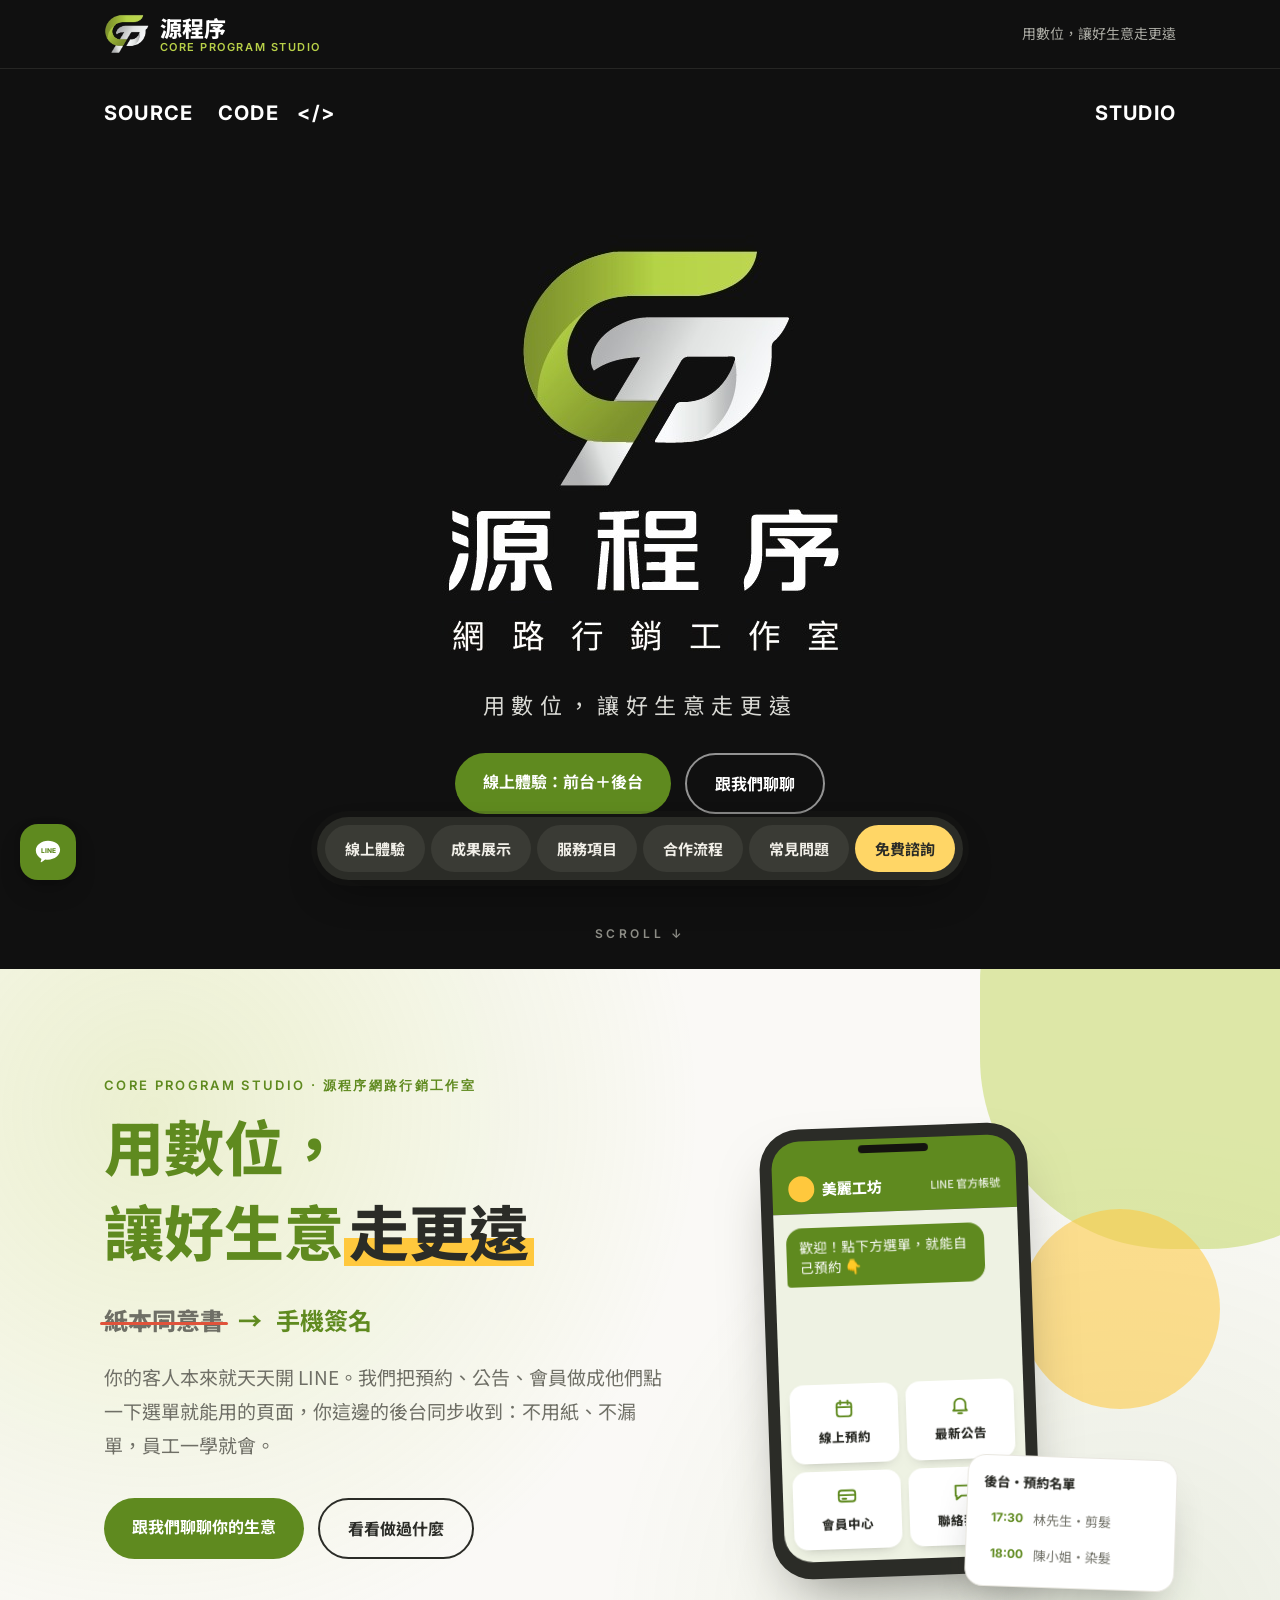
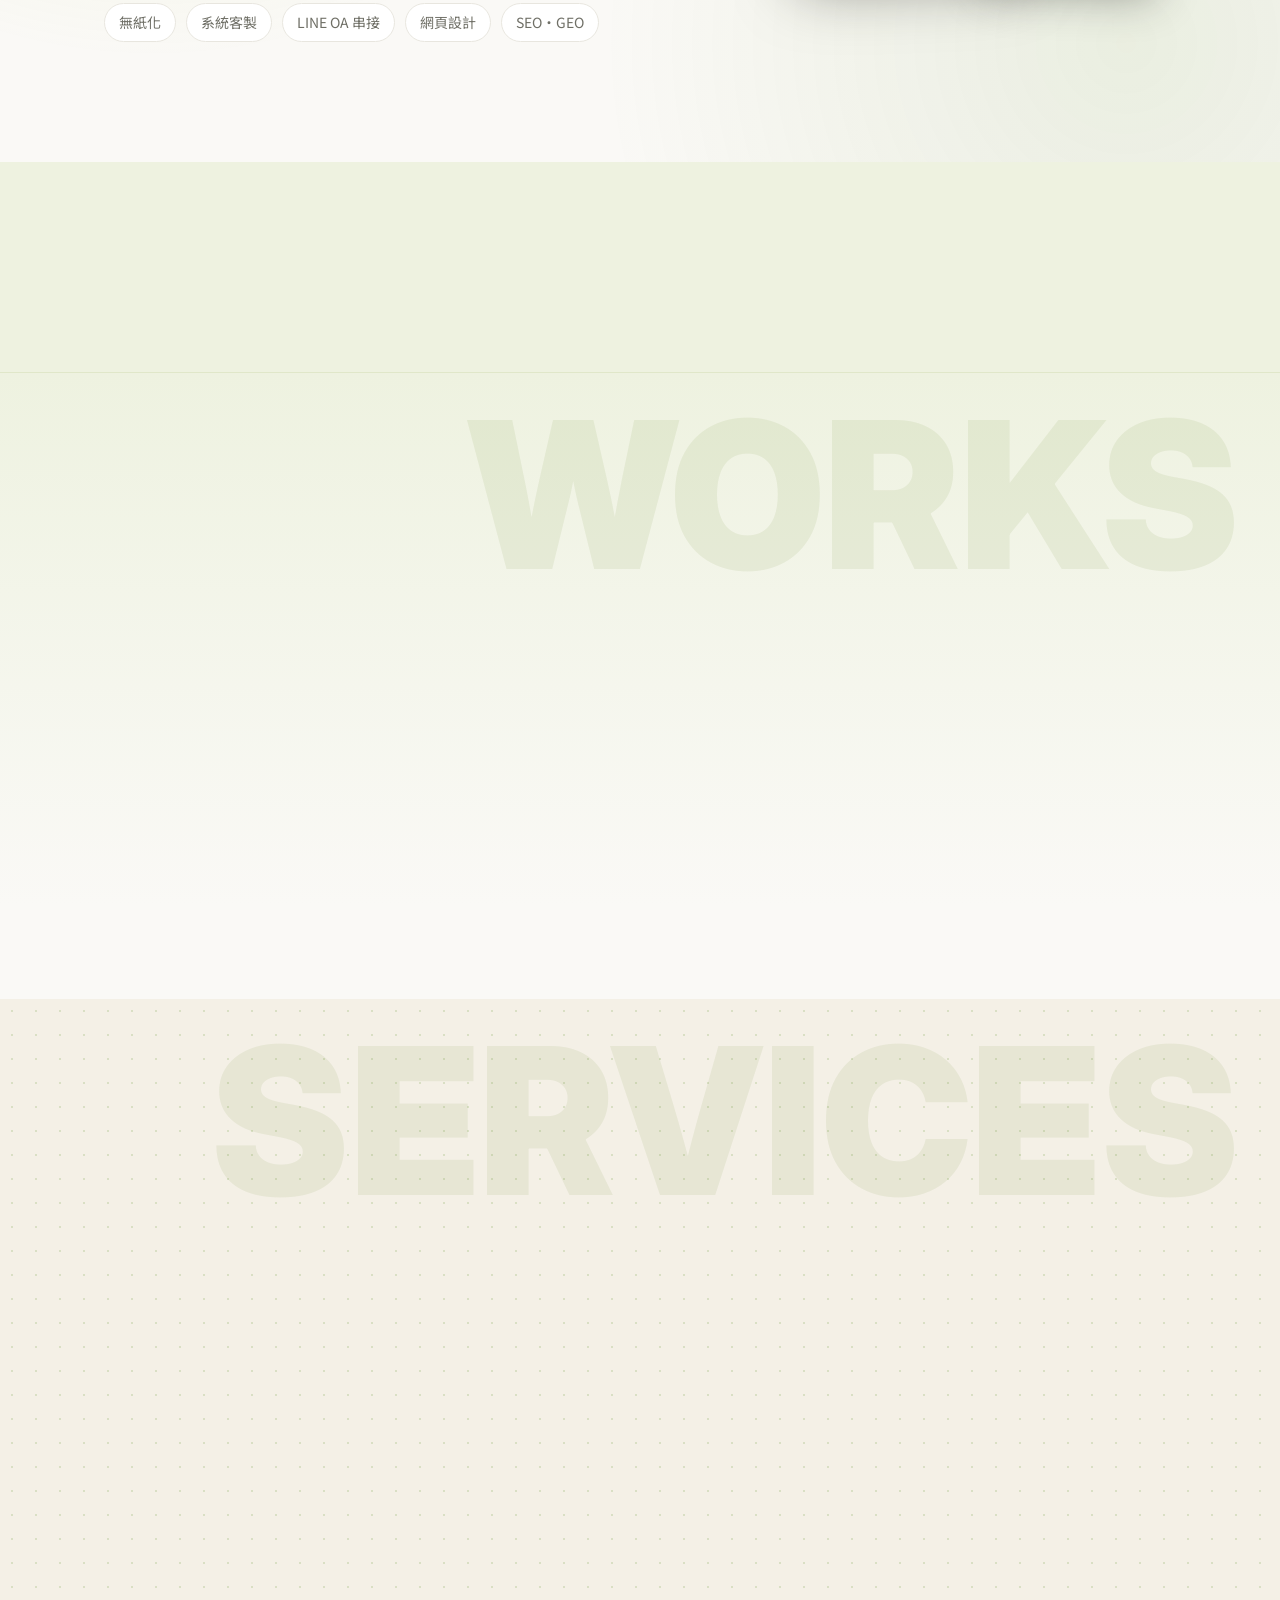
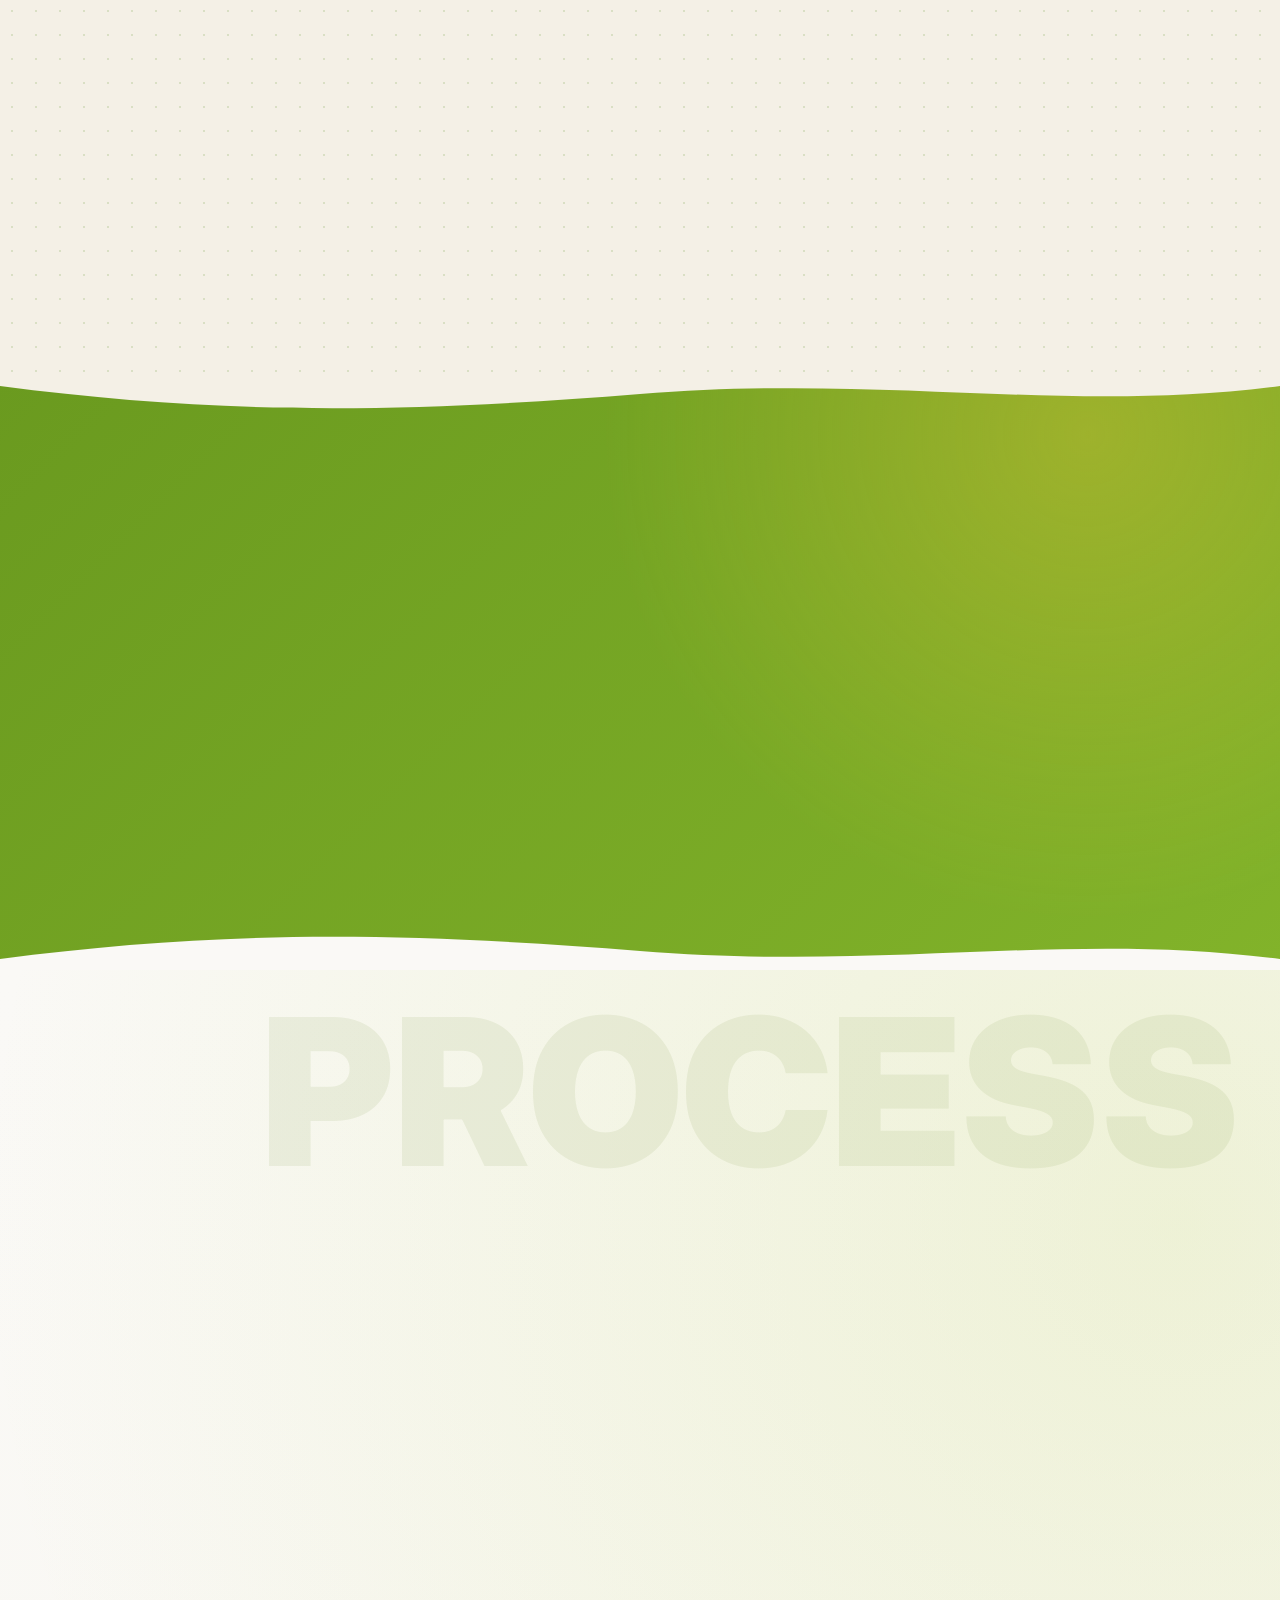
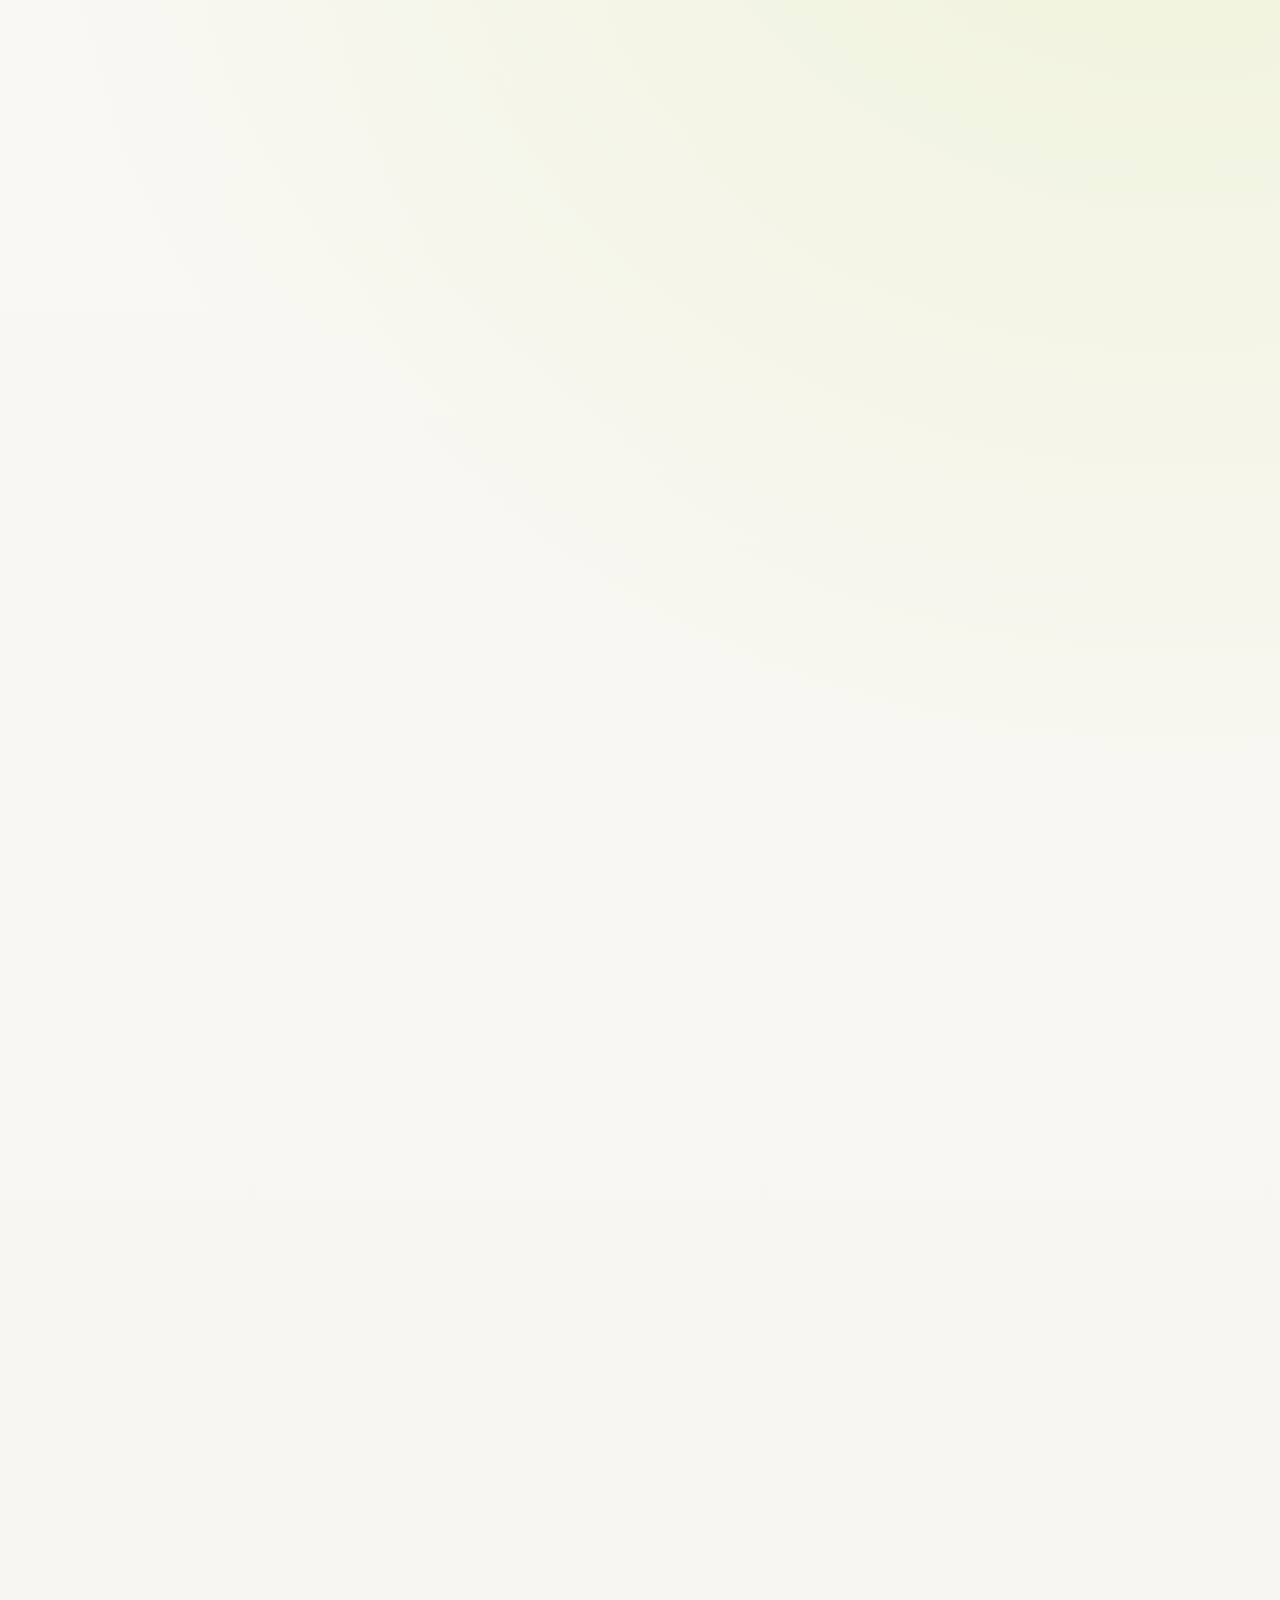
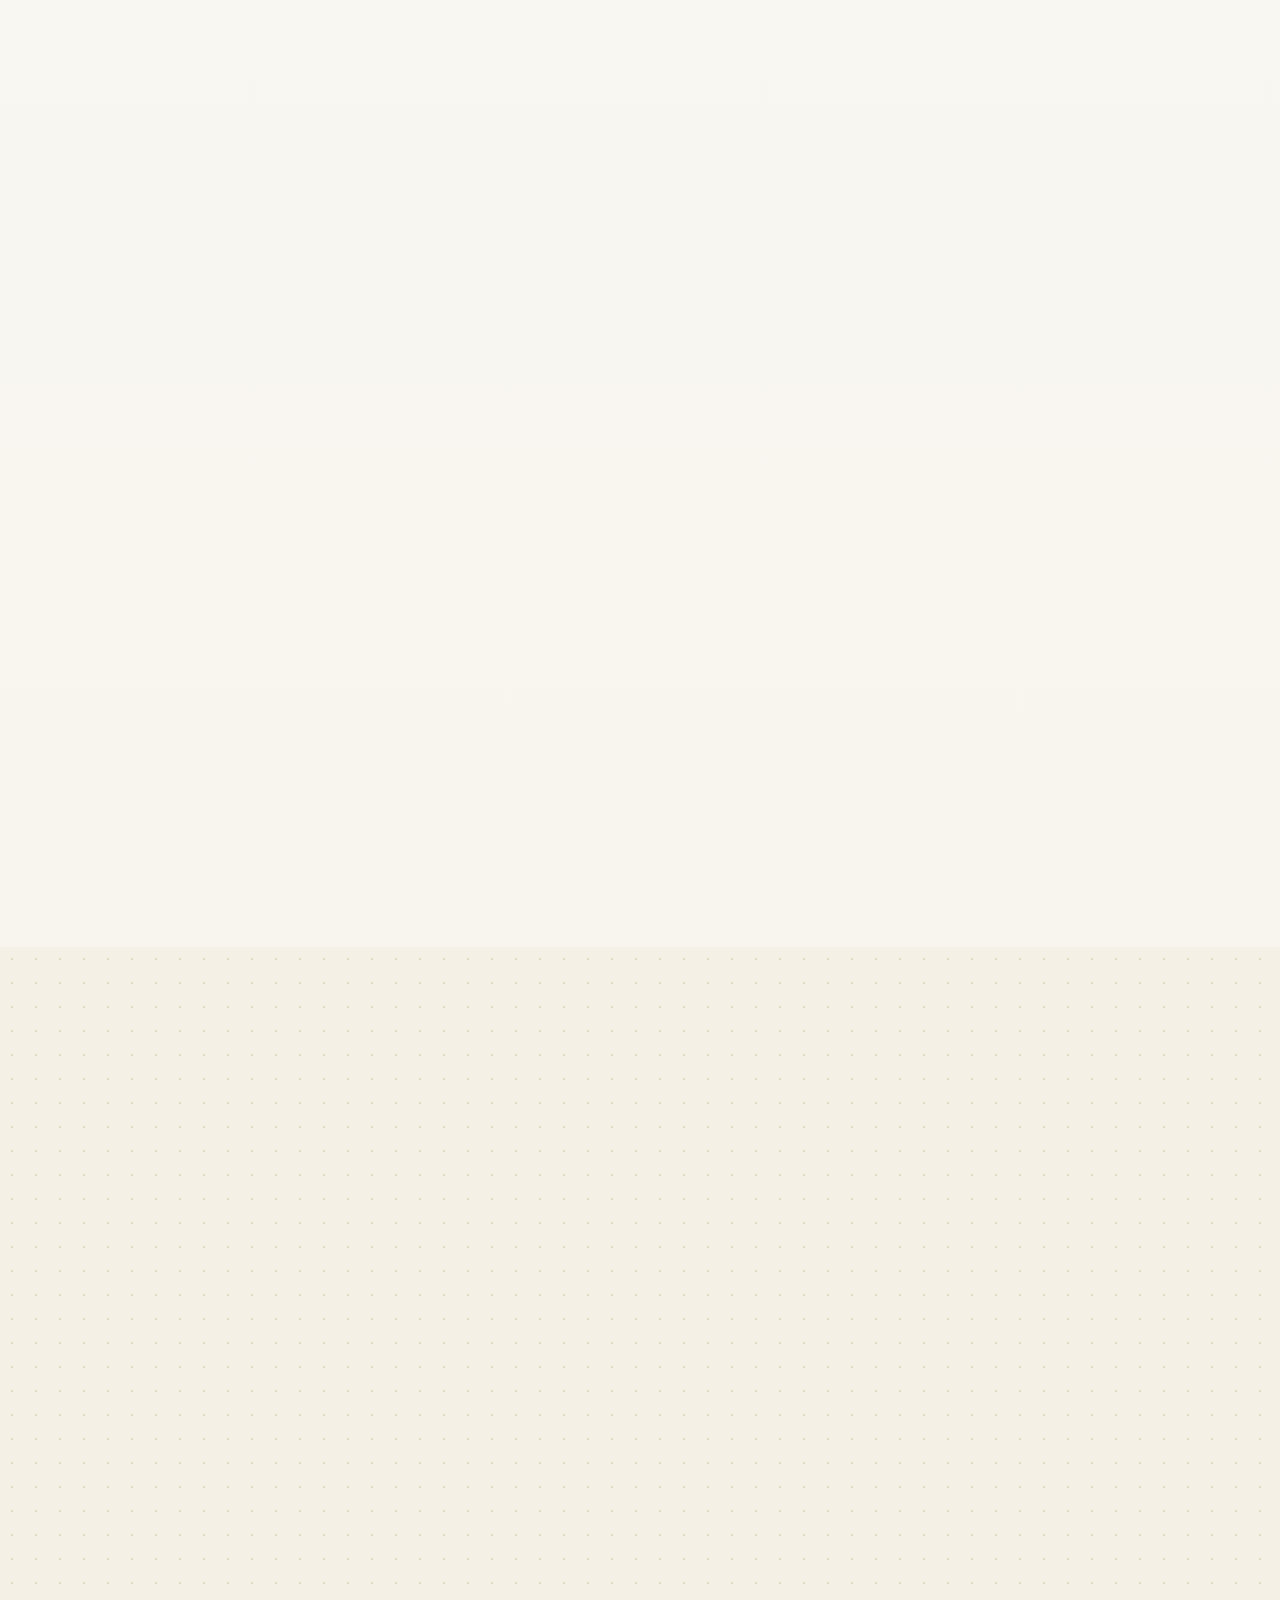
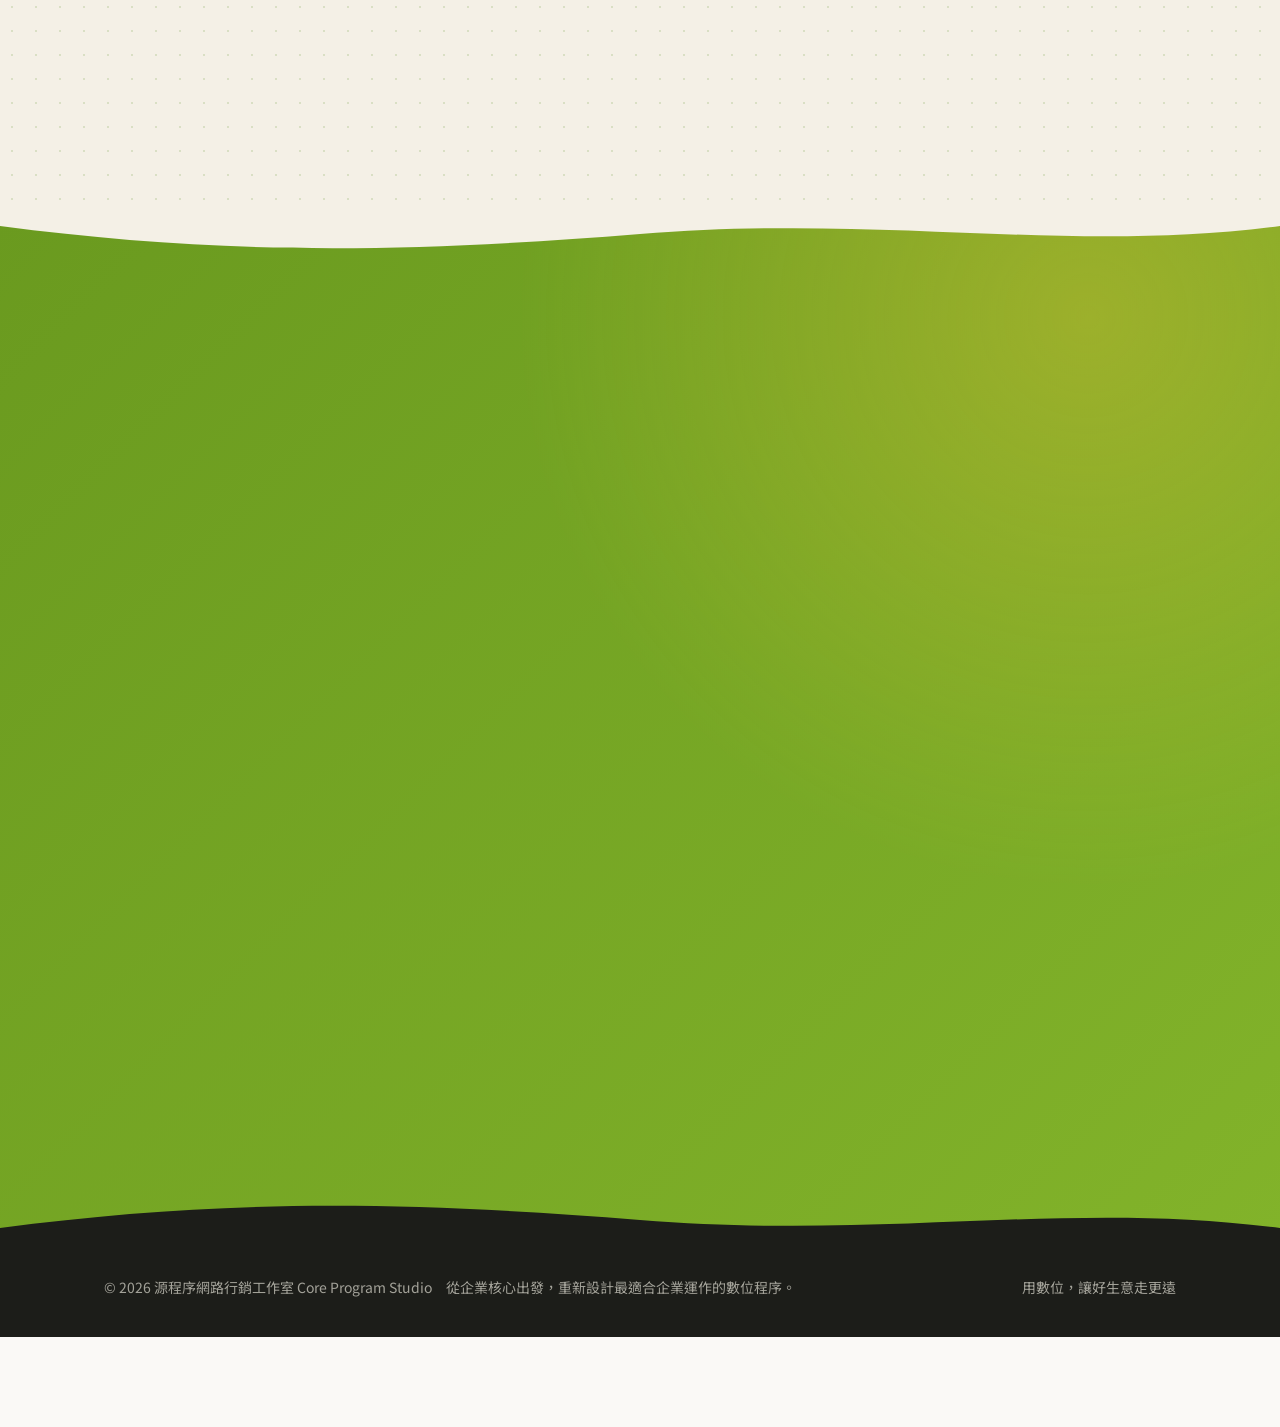
<file: index.html>
<!doctype html>
<html lang="zh-Hant">
<head>
<meta charset="utf-8">
<meta name="viewport" content="width=device-width,initial-scale=1">
<title>源程序 Core Program Studio｜用數位，讓好生意走更遠</title>
<link rel="icon" href="assets/logo.png">
<meta name="robots" content="noindex,nofollow"><!-- 臨時網址階段不讓搜尋引擎收錄；換正式網域時刪掉這行 -->
<meta name="description" content="源程序工作室：無紙化、系統客製、LINE OA 串接、網頁設計、SEO・GEO。先理解你的生意，再決定做哪些功能。">
<link rel="preconnect" href="https://fonts.googleapis.com">
<link href="https://fonts.googleapis.com/css2?family=Inter:wght@600;700;900&family=Noto+Sans+TC:wght@400;500;700;800&display=swap" rel="stylesheet">
<link rel="stylesheet" href="style.css?v=202610021800">
</head>
<body>

<header>
  <div class="wrap nav">
    <a href="#top" class="brand">
      <img src="assets/logo-mark-dark.jpg" alt="源程序標誌" height="40">
      <span class="brand-text">源程序<small>Core Program Studio</small></span>
    </a>
    <span class="tagline">用數位，讓好生意走更遠</span>
  </div>
</header>

<main id="top">
<section class="brand-hero" aria-label="源程序網路行銷工作室">
  <div class="bh-bar wrap"><span>SOURCE&nbsp;&nbsp;&nbsp;&nbsp;CODE&nbsp;&nbsp;&nbsp;&lt;/&gt;</span><span>STUDIO</span></div>
  <div class="bh-center">
    <img src="assets/brand-dark.jpg" alt="源程序 網路行銷工作室" width="460" height="460">
    <p class="bh-line">用數位，讓好生意走更遠</p>
    <div class="bh-cta">
      <a href="demo.html" class="btn">線上體驗：前台＋後台</a>
      <a href="#contact" class="btn ghost-light">跟我們聊聊</a>
    </div>
  </div>
  <a class="bh-scroll" href="#intro" aria-label="往下看">SCROLL ↓</a>
</section>

<section class="hero" id="intro">
  <div class="blob b1"></div><div class="blob b2"></div>
  <div class="wrap hero-grid">
    <div class="hero-copy">
    <div class="eyebrow"><span class="nw">Core Program Studio</span> · <span class="nw">源程序網路行銷工作室</span></div>
    <h1><span class="line"><span>用數位，</span></span><span class="line accent"><span>讓好生意<span class="hl">走更遠</span></span></span></h1>
    <div class="swapline" aria-hidden="true"><span class="swap-from"><s id="swOld">紙本預約單</s></span><i>→</i><b id="swNew">LINE 預約</b></div>
    <p>你的客人本來就天天開 LINE。我們把預約、公告、會員做成他們點一下選單就能用的頁面，你這邊的後台同步收到：不用紙、不漏單，員工一學就會。</p>
    <div class="cta">
      <a href="#contact" class="btn">跟我們聊聊你的生意</a>
      <a href="#works" class="btn ghost">看看做過什麼</a>
    </div>
    <div class="tags"><span>無紙化</span><span>系統客製</span><span>LINE OA 串接</span><span>網頁設計</span><span>SEO・GEO</span></div>
    </div>
    <div class="hero-demo" aria-hidden="true">
      <div class="phone">
        <div class="phone-top"><i></i>美麗工坊<small>LINE 官方帳號</small></div>
        <div class="screen" id="screen">
          <div class="sc sc-menu on">
            <div class="msg b greet">歡迎！點下方選單，就能自己預約 👇</div>
            <div class="rmenu">
              <div class="rm" data-k="book"><svg viewBox="0 0 24 24" width="22" height="22" fill="none" stroke="currentColor" stroke-width="2" stroke-linecap="round" stroke-linejoin="round"><rect x="4" y="5" width="16" height="15" rx="3"/><path d="M8 3v4M16 3v4M4 10h16"/></svg>線上預約</div>
              <div class="rm"><svg viewBox="0 0 24 24" width="22" height="22" fill="none" stroke="currentColor" stroke-width="2" stroke-linecap="round" stroke-linejoin="round"><path d="M6 16V11a6 6 0 0112 0v5l1.5 2h-15z"/><path d="M10 21h4"/></svg>最新公告</div>
              <div class="rm"><svg viewBox="0 0 24 24" width="22" height="22" fill="none" stroke="currentColor" stroke-width="2" stroke-linecap="round" stroke-linejoin="round"><rect x="3" y="6" width="18" height="12" rx="3"/><path d="M3 11h18M7 15h4"/></svg>會員中心</div>
              <div class="rm"><svg viewBox="0 0 24 24" width="22" height="22" fill="none" stroke="currentColor" stroke-width="2" stroke-linecap="round" stroke-linejoin="round"><path d="M4 5h16v11H10l-5 4v-4H4z"/></svg>聯絡我們</div>
            </div>
          </div>
          <div class="sc sc-form">
            <div class="liff-h">線上預約<i>×</i></div>
            <div class="liff-l">選日期</div>
            <div class="chips" id="dChips"><span>10/2 五</span><span>10/3 六</span><span>10/4 日</span></div>
            <div class="liff-l">選時段</div>
            <div class="chips" id="tChips"><span>17:00</span><span>18:00</span><span>19:00</span></div>
            <div class="liff-l">人數</div>
            <div class="stepper"><i>−</i><b id="pc">1</b><i id="plus">＋</i></div>
            <div class="liff-btn" id="subBtn">確認預約</div>
          </div>
          <div class="sc sc-done"><div class="okc">✓</div><b>預約完成</b><small>我們已收到你的預約</small></div>
          <div class="tap" id="tap"></div>
        </div>
      </div>
      <div class="admin">
        <div class="admin-h">後台・預約名單</div>
        <ul id="adminList">
          <li><span>17:30</span>林先生・剪髮</li>
          <li><span>18:00</span>陳小姐・染髮</li>
        </ul>
      </div>
    </div>
  </div>
</section>

<section class="stats">
  <div class="wrap grid g3" style="margin-top:0">
    <div class="stat reveal"><b data-count="30">0</b><span>+</span><p>合作店家與單位（示意）</p></div>
    <div class="stat reveal"><b data-count="3">0</b><span>種</span><p>場景：美業、公部門、診所</p></div>
    <div class="stat reveal"><b data-count="5">0</b><span>項</span><p>可以自由組合的服務</p></div>
  </div>
</section>

<section id="works">
  <div class="watermark">WORKS</div>
  <div class="wrap">
    <div class="eyebrow">Works</div>
    <h2>他們已經<span class="hl">用起來</span>了</h2>
    <p class="lead">以下為示意內容，之後換成真實案例。</p>
    <div class="grid g3">
      <div class="work w1 reveal"><h3 style="color:#fff">案例名稱 A</h3><small>美業・預約與會員</small></div>
      <div class="work w2 reveal"><h3 style="color:#fff">案例名稱 B</h3><small>公部門・民眾服務 LINE OA</small></div>
      <div class="work w3 reveal"><h3 style="color:#fff">案例名稱 C</h3><small>診所・無紙化表單</small></div>
    </div>
  </div>
</section>

<section id="services" class="alt">
  <div class="watermark">SERVICES</div>
  <div class="wrap">
    <div class="eyebrow">Services</div>
    <h2>你要的，可能只是<span class="hl">其中一塊</span></h2>
    <p class="lead">不用一次全買。先處理最花時間的那一件，跑順了再往下加。</p>
    <div class="grid g3">
      <div class="card reveal"><div class="icon"><svg width="28" height="28" viewBox="0 0 24 24" fill="none" stroke="currentColor" stroke-width="2" stroke-linecap="round" stroke-linejoin="round"><path d="M7 3h7l5 5v13H7z"/><path d="M14 3v5h5"/><path d="M10 14l2 2 4-4"/></svg></div><div class="en">PAPERLESS</div><h3>無紙化</h3><p>預約單、同意書、簽名、報修、問卷都搬到手機上。客人在 LINE 填完，資料直接進後台，不用再手抄。</p></div>
      <div class="card reveal"><div class="icon"><svg width="28" height="28" viewBox="0 0 24 24" fill="none" stroke="currentColor" stroke-width="2" stroke-linecap="round" stroke-linejoin="round"><path d="M4 7h10M18 7h2M4 17h2M10 17h10"/><circle cx="16" cy="7" r="2"/><circle cx="8" cy="17" r="2"/></svg></div><div class="en">CUSTOM SYSTEM</div><h3>系統客製</h3><p>預約、會員、點數、訂單、派工。照你的做法設計，也可以和現有的系統接起來。</p></div>
      <div class="card reveal"><div class="icon"><svg width="28" height="28" viewBox="0 0 24 24" fill="none" stroke="currentColor" stroke-width="2" stroke-linecap="round" stroke-linejoin="round"><path d="M4 5h16v11H10l-5 4v-4H4z"/><path d="M8 10h8"/></svg></div><div class="en">LINE OA</div><h3>LINE OA 串接</h3><p>圖文選單、自動回覆、客人專屬頁面與推播。讓官方帳號不只是發訊息，而是真的能辦事。</p></div>
      <div class="card reveal"><div class="icon"><svg width="28" height="28" viewBox="0 0 24 24" fill="none" stroke="currentColor" stroke-width="2" stroke-linecap="round" stroke-linejoin="round"><rect x="3" y="4" width="18" height="12" rx="2"/><path d="M8 20h8M12 16v4"/></svg></div><div class="en">WEB DESIGN</div><h3>網頁設計</h3><p>形象官網、活動頁。先講清楚每一頁要告訴客人什麼，再開始做版面。</p></div>
      <div class="card reveal"><div class="icon"><svg width="28" height="28" viewBox="0 0 24 24" fill="none" stroke="currentColor" stroke-width="2" stroke-linecap="round" stroke-linejoin="round"><circle cx="11" cy="11" r="6"/><path d="m20 20-4.5-4.5"/></svg></div><div class="en">SEO · GEO</div><h3>SEO・GEO</h3><p>讓客人在 Google 和 AI 搜尋裡找得到你，網站內容與結構一起整理。</p></div>
      <div class="card reveal" style="background:var(--peach)"><div class="icon" style="background:#fff"><svg width="28" height="28" viewBox="0 0 24 24" fill="none" stroke="currentColor" stroke-width="2" stroke-linecap="round" stroke-linejoin="round"><path d="M12 3l2 6 6 2-6 2-2 6-2-6-6-2 6-2z"/></svg></div><div class="en">NOT SURE?</div><h3>不知道從哪開始？</h3><p>講講你現在怎麼接單、怎麼記帳，我們幫你看哪裡最值得先處理。</p><a class="more" href="#contact">先聊聊 →</a></div>
    </div>
  </div>
</section>

<section class="dark wave-a">
  <div class="wrap">
    <div class="eyebrow">Principles</div>
    <h2>我們的<span class="hl y">做事原則</span></h2>
    <div class="grid g3">
      <div class="card reveal"><div class="en">ASK FIRST</div><h3>先問清楚，再動手</h3><p>沒講清楚的需求，做出來一定不是你要的。第一次見面，我們問的會比你想的多。</p></div>
      <div class="card reveal"><div class="en">ONE AT A TIME</div><h3>一次一塊，不硬塞</h3><p>先上最痛的那個功能，確定有用再加下一個。預算和風險都比較好控制。</p></div>
      <div class="card reveal"><div class="en">AFTER LAUNCH</div><h3>上線不是結束</h3><p>系統用久了一定會有新需求。跟你對話的永遠是同一批人，不用每次重新解釋你的生意。</p></div>
    </div>
  </div>
</section>

<section id="process">
  <div class="watermark">PROCESS</div>
  <div class="wrap">
    <div class="eyebrow">Process</div>
    <h2>從第一次聊天到上線，<br>大概是<span class="hl">這樣走</span></h2>
    <div class="proc">
      <aside class="proc-side">
        <div class="proc-blob"><b id="pn">01</b><span id="pt">聊聊現況</span><i class="bar"></i></div>
        <div class="proc-nav"><svg class="route" viewBox="0 0 340 340" aria-hidden="true"><defs><mask id="routeMask"><path id="rMask" fill="none" stroke="#fff" stroke-width="12"/></mask></defs><path id="rBase" class="r-base" fill="none"/><path id="rFill" class="r-fill" fill="none" mask="url(#routeMask)"/><g id="rNodes"></g><g id="plane"><svg x="-16" y="-16" width="32" height="32" viewBox="0 0 24 24"><path d="M12 2L4.5 21 12 17l7.5 4z" fill="#ffc83d" stroke="#2b2c27" stroke-width="1.8" stroke-linejoin="round"/><path d="M12 2v15" stroke="#2b2c27" stroke-width="1.5"/></svg></g></svg><ol class="proc-list"><li data-i="0"><span>01</span>聊聊現況</li><li data-i="1"><span>02</span>畫出來給你看</li><li data-i="2"><span>03</span>做一塊、試一塊</li><li data-i="3"><span>04</span>上線並陪跑</li></ol></div>
      </aside>
      <div class="proc-body"><article class="pstep" data-i="0"><div class="pill"><svg viewBox="0 0 420 220"><rect x="24" y="14" width="236" height="192" rx="20" fill="#fff" stroke="#e8e6df" stroke-width="3"/>
<rect x="42" y="34" width="156" height="40" rx="14" fill="#efede6"/><text x="56" y="59" text-anchor="start" font-size="15" font-weight="700" fill="#2b2c27" font-family="Noto Sans TC,sans-serif">訂位本又寫錯了</text>
<rect x="84" y="90" width="158" height="40" rx="14" fill="#5f8a1f"/><text x="100" y="115" text-anchor="start" font-size="15" font-weight="700" fill="#fff" font-family="Noto Sans TC,sans-serif">我們來看看現況</text>
<rect x="42" y="146" width="110" height="40" rx="14" fill="#efede6"/><text x="56" y="171" text-anchor="start" font-size="15" font-weight="700" fill="#2b2c27" font-family="Noto Sans TC,sans-serif">好，謝謝</text>
<g transform="rotate(4 345 110)"><rect x="288" y="38" width="112" height="140" rx="12" fill="#ffc83d"/><text x="344" y="64" text-anchor="middle" font-size="16" font-weight="800" fill="#2b2c27" font-family="Noto Sans TC,sans-serif">現況整理</text>
<rect x="302" y="82" width="12" height="12" rx="3" fill="none" stroke="#2b2c27" stroke-width="2.5"/><rect x="322" y="85" width="62" height="6" rx="3" fill="#2b2c27" opacity=".35"/>
<rect x="302" y="108" width="12" height="12" rx="3" fill="none" stroke="#2b2c27" stroke-width="2.5"/><rect x="322" y="111" width="50" height="6" rx="3" fill="#2b2c27" opacity=".35"/>
<rect x="302" y="134" width="12" height="12" rx="3" fill="none" stroke="#2b2c27" stroke-width="2.5"/><rect x="322" y="137" width="58" height="6" rx="3" fill="#2b2c27" opacity=".35"/></g></svg></div><div class="eyebrow">STEP 01</div><h3>先把你現在的做法攤開來</h3><p>怎麼接客人、怎麼記帳、哪一步最容易漏。我們邊聽邊畫，把「卡在哪」整理成一頁紙。</p><div class="out">交付：現況整理一頁紙，你確認後才往下</div><div class="time">約 1 週</div></article><article class="pstep" data-i="1"><div class="pill"><svg viewBox="0 0 420 220"><rect x="150" y="8" width="120" height="204" rx="22" fill="#2b2c27"/><rect x="160" y="24" width="100" height="172" rx="10" fill="#fff"/>
<rect x="170" y="34" width="80" height="12" rx="6" fill="#5f8a1f"/><rect x="170" y="60" width="80" height="24" rx="8" fill="none" stroke="#d9d7ce" stroke-width="2.5"/><rect x="170" y="92" width="80" height="24" rx="8" fill="none" stroke="#d9d7ce" stroke-width="2.5"/>
<rect x="170" y="124" width="22" height="20" rx="6" fill="#ffc83d"/><rect x="198" y="124" width="22" height="20" rx="6" fill="#efede6"/><rect x="226" y="124" width="22" height="20" rx="6" fill="#efede6"/>
<rect x="170" y="160" width="80" height="26" rx="13" fill="#5f8a1f"/><text x="210" y="178" text-anchor="middle" font-size="14" font-weight="800" fill="#fff" font-family="Noto Sans TC,sans-serif">送出</text>
<rect x="40" y="52" width="86" height="34" rx="17" fill="#ffc83d"/><text x="83" y="75" text-anchor="middle" font-size="15" font-weight="800" fill="#2b2c27" font-family="Noto Sans TC,sans-serif">日期</text><rect x="294" y="98" width="86" height="34" rx="17" fill="#fff" stroke="#5f8a1f" stroke-width="3"/><text x="337" y="121" text-anchor="middle" font-size="15" font-weight="800" fill="#2b2c27" font-family="Noto Sans TC,sans-serif">人數</text>
<path d="M126 70c14 0 14 -2 24 -2M294 115c-12 0-14-4-24-4" fill="none" stroke="#2b2c27" stroke-width="3" stroke-linecap="round" stroke-dasharray="2 8"/></svg></div><div class="eyebrow">STEP 02</div><h3>沒做出來之前，先畫給你看</h3><p>客人會看到什麼畫面、你的員工要按哪幾個鈕，先用草圖走一遍。不合用就在這一步改，最便宜。</p><div class="out">交付：流程圖與畫面草稿</div><div class="time">1–2 週</div></article><article class="pstep" data-i="2"><div class="pill"><svg viewBox="0 0 420 220"><rect x="32" y="14" width="340" height="54" rx="14" fill="#fff" stroke="#e8e6df" stroke-width="3"/><circle cx="62" cy="41" r="12" fill="#5f8a1f"/><text x="86" y="37" text-anchor="start" font-size="15" font-weight="800" fill="#2b2c27" font-family="Noto Sans TC,sans-serif">預約</text><rect x="86" y="48" width="200" height="8" rx="4" fill="#efede6"/><rect x="86" y="48" width="200" height="8" rx="4" fill="#5f8a1f"/><rect x="300" y="27" width="64" height="26" rx="13" fill="#5f8a1f"/><text x="332" y="45" text-anchor="middle" font-size="13" font-weight="800" fill="#fff" font-family="Noto Sans TC,sans-serif">已完成</text><rect x="32" y="82" width="340" height="54" rx="14" fill="#fff" stroke="#e8e6df" stroke-width="3"/><circle cx="62" cy="109" r="12" fill="#ffc83d"/><text x="86" y="105" text-anchor="start" font-size="15" font-weight="800" fill="#2b2c27" font-family="Noto Sans TC,sans-serif">會員</text><rect x="86" y="116" width="200" height="8" rx="4" fill="#efede6"/><rect x="86" y="116" width="140" height="8" rx="4" fill="#ffc83d"/><rect x="300" y="95" width="64" height="26" rx="13" fill="#ffc83d"/><text x="332" y="113" text-anchor="middle" font-size="13" font-weight="800" fill="#2b2c27" font-family="Noto Sans TC,sans-serif">測試中</text><rect x="32" y="150" width="340" height="54" rx="14" fill="#fff" stroke="#e8e6df" stroke-width="3"/><circle cx="62" cy="177" r="12" fill="#c9d3a5"/><text x="86" y="173" text-anchor="start" font-size="15" font-weight="800" fill="#2b2c27" font-family="Noto Sans TC,sans-serif">點數</text><rect x="86" y="184" width="200" height="8" rx="4" fill="#efede6"/><rect x="86" y="184" width="50" height="8" rx="4" fill="#c9d3a5"/><rect x="300" y="163" width="64" height="26" rx="13" fill="#c9d3a5"/><text x="332" y="181" text-anchor="middle" font-size="13" font-weight="800" fill="#2b2c27" font-family="Noto Sans TC,sans-serif">排隊中</text></svg></div><div class="eyebrow">STEP 03</div><h3>一個功能一個功能交給你</h3><p>做好一塊就讓你和員工實際操作，覺得順手再做下一塊。上線前會用真的手機把流程跑過。</p><div class="out">交付：可以實際操作的測試版</div><div class="time">2–6 週</div></article><article class="pstep" data-i="3"><div class="pill"><svg viewBox="0 0 420 220"><rect x="24" y="14" width="258" height="192" rx="18" fill="#fff" stroke="#e8e6df" stroke-width="3"/><text x="44" y="44" text-anchor="start" font-size="15" font-weight="800" fill="#2b2c27" font-family="Noto Sans TC,sans-serif">本週預約</text><rect x="50" y="130" width="26" height="40" rx="6" fill="#5f8a1f"/><rect x="90" y="108" width="26" height="62" rx="6" fill="#5f8a1f"/><rect x="130" y="115" width="26" height="55" rx="6" fill="#5f8a1f"/><rect x="170" y="84" width="26" height="86" rx="6" fill="#5f8a1f"/><rect x="210" y="58" width="26" height="112" rx="6" fill="#ffc83d"/><path d="M40 172h226" stroke="#e8e6df" stroke-width="3"/>
<rect x="298" y="52" width="108" height="70" rx="18" fill="#ffc83d"/><path d="M318 122l-6 18 22-14z" fill="#ffc83d"/><text x="352" y="82" text-anchor="middle" font-size="15" font-weight="800" fill="#2b2c27" font-family="Noto Sans TC,sans-serif">有事就問</text><text x="352" y="104" text-anchor="middle" font-size="15" font-weight="800" fill="#2b2c27" font-family="Noto Sans TC,sans-serif">我們在</text>
<circle cx="338" cy="168" r="22" fill="#e4ebd0"/><circle cx="338" cy="161" r="8" fill="#5f8a1f"/><path d="M322 182c3-14 29-14 32 0z" fill="#5f8a1f"/></svg></div><div class="eyebrow">STEP 04</div><h3>上線那天，我們還在</h3><p>幫你設定好正式環境，現場教到你和員工會用。前 30 天有狀況直接找我們，調整不另外收費。</p><div class="out">交付：正式系統與使用說明</div><div class="time">約 1 週</div></article></div>
    </div>
  </div>
</section>

<section id="faq" class="alt">
  <div class="wrap" style="max-width:820px">
    <div class="eyebrow">Q &amp; A</div>
    <h2>大家常問的</h2>
    <details open><summary>一定要先有 LINE 官方帳號嗎？</summary><p>不用。沒有的話我們可以協助申請與設定；已經有的話，我們直接在你現有的帳號上接，不會讓你的好友重加一次。</p></details><details><summary>我的員工不太會用電腦，怎麼辦？</summary><p>我們會把操作做得像用 LINE 一樣簡單，並且現場帶你和員工實際操作。另外會附一份有截圖的使用說明，忘記時照著點就好。</p></details><details><summary>大概要花多久？</summary><p>只做單一功能（例如線上預約）通常 3–6 週；同時做好幾個功能，或要跟你現有的系統串接，大約 1–3 個月。進度主要取決於你多快能確認內容。</p></details><details><summary>價格怎麼抓？</summary><p>看三件事：要做幾個功能、要不要跟既有系統串接、舊資料要不要搬。我們會把每一項分開列在報價單上，簽約前你就知道總共多少。</p></details><details><summary>客人的資料是誰的？會不會外洩？</summary><p>資料是你的。我們依你的授權才存取，每個客戶的資料彼此隔開，並定期備份。要搬到別處，我們可以完整交還。</p></details><details><summary>可以先做一小塊，之後再加嗎？</summary><p>可以，我們也建議這樣。規劃時就會預留之後要加的位置，下一個功能不必把前面的重做。</p></details>
  </div>
</section>

<section id="contact" class="dark wave-b">
  <div class="wrap contact-box">
    <div>
      <div class="eyebrow">Contact</div>
      <h2>想到什麼，<br>先<span class="hl y">寫下來</span>就好</h2>
      <p class="lead">不用寫得很完整，一句話也可以。我們會先回你問題，不會直接丟一張報價單給你。</p>
      <ul>
        <li>LINE：（填入 LINE OA ID）</li>
        <li>Email：（填入信箱）</li>
        <li>電話：（填入電話）</li>
      </ul>
    </div>
    <form id="contact-form">
      <label for="topic">想聊的方向</label>
      <select id="topic"><option>無紙化</option><option>系統客製</option><option>LINE OA 串接</option><option>網頁設計</option><option>SEO・GEO</option><option>還不確定</option></select>
      <label for="name">怎麼稱呼你 *</label><input id="name" required>
      <label for="email">Email *</label><input id="email" type="email" required>
      <label for="phone">電話（選填）</label><input id="phone" type="tel">
      <label for="need">最近最困擾你的事</label><textarea id="need" rows="4"></textarea>
      <button class="btn" type="submit">送出</button>
      <div id="form-msg"></div>
      <small>你留的資料，只會用來回覆這次的詢問。</small>
    </form>
  </div>
</section>
</main>

<footer><div class="wrap"><div>© 2026 源程序網路行銷工作室 Core Program Studio　從企業核心出發，重新設計最適合企業運作的數位程序。</div><div>用數位，讓好生意走更遠</div></div></footer>

<!-- LINE 浮動按鈕：之後把 href 換成 https://line.me/R/ti/p/@你的OA_ID -->
<a class="fab line-fab" href="#contact" aria-label="LINE 諮詢"><span class="bubble">有問題嗎？點我聊聊 👋</span><svg width="30" height="30" viewBox="0 0 32 32"><path d="M16 4C8.8 4 3 8.7 3 14.5c0 3.7 2.4 7 6 8.9-.2.8-.7 2.600-.8 3 0 0 0 .3.2.4.2.1.4 0 .4 0 .6-.1 3.700-2.400 4.300-2.800.9.1 1.800.2 2.800.2 7.200 0 13-4.700 13-10.500S23.200 4 16 4z" fill="#fff"/><text x="16" y="17.500" font-size="7" font-weight="800" text-anchor="middle" fill="#5f8a1f" font-family="Inter,sans-serif">LINE</text></svg></a>

<nav class="dock" aria-label="快速選單">
  <a href="demo.html">線上體驗</a>
  <a href="#works" data-spy="works">成果展示</a>
  <a href="#services" data-spy="services">服務項目</a>
  <a href="#process" data-spy="process">合作流程</a>
  <a href="#faq" data-spy="faq">常見問題</a>
  <a href="#contact" class="cta" data-spy="contact">免費諮詢</a>
</nav>

<a class="fab top-fab" href="#top" aria-label="回到頂端">↑</a>

<script src="main.js?v=202610021800"></script>
</body>
</html>
</file>
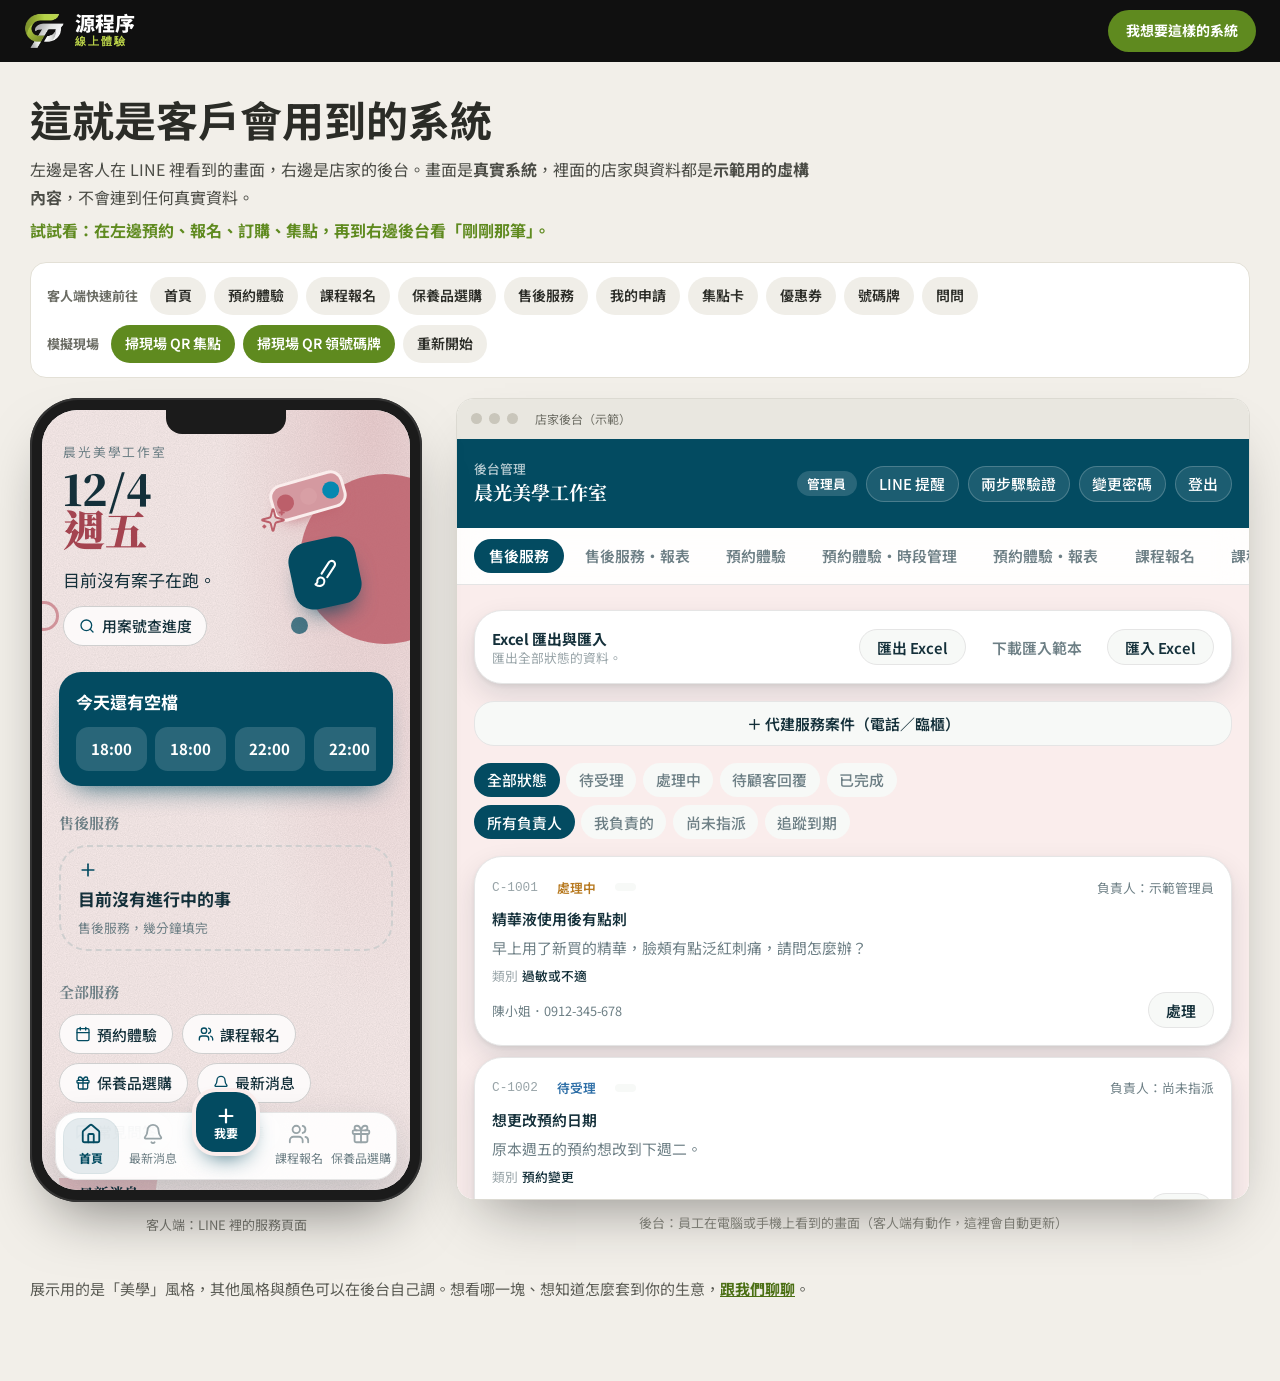
<file: demo.html>
<!doctype html>
<html lang="zh-Hant">
<head>
<meta charset="utf-8">
<meta name="viewport" content="width=device-width,initial-scale=1">
<title>線上體驗｜源程序：真實畫面，示範資料</title>
<link rel="icon" href="assets/logo.png">
<meta name="robots" content="noindex,nofollow">
<meta name="description" content="用真實系統的畫面操作民眾端與後台：預約、報名、訂購、集點卡、優惠券、號碼牌。資料都是示範用的，民眾端按下去，後台立刻同步。">
<link rel="preconnect" href="https://fonts.googleapis.com">
<link href="https://fonts.googleapis.com/css2?family=Inter:wght@600;700;900&family=Noto+Sans+TC:wght@400;500;700;800&display=swap" rel="stylesheet">
<link rel="stylesheet" href="demo.css?v=20261003a">
</head>
<body>

<header class="dh">
  <a href="index.html" class="dh-brand"><img src="assets/logo-mark-dark.jpg" alt="源程序標誌" height="36"><span>源程序<small>線上體驗</small></span></a>
  <a href="index.html#contact" class="dh-cta">我想要這樣的系統</a>
</header>

<main class="dm">
  <div class="intro">
    <h1>這就是客戶會用到的系統</h1>
    <p>左邊是客人在 LINE 裡看到的畫面，右邊是店家的後台。畫面是<b>真實系統</b>，裡面的店家與資料都是<b>示範用的虛構內容</b>，不會連到任何真實資料。</p>
    <p class="hint">試試看：在左邊預約、報名、訂購、集點，再到右邊後台看「剛剛那筆」。</p>
  </div>

  <div class="tools" aria-label="示範操作">
    <div class="tool-group">
      <span class="tool-label">客人端快速前往</span>
      <button type="button" data-go="/">首頁</button>
      <button type="button" data-go="/book/studio-booking">預約體驗</button>
      <button type="button" data-go="/register/studio-course">課程報名</button>
      <button type="button" data-go="/shop/studio-shop">保養品選購</button>
      <button type="button" data-go="/case/studio-service">售後服務</button>
      <button type="button" data-go="/me">我的申請</button>
      <button type="button" data-go="/loyalty">集點卡</button>
      <button type="button" data-go="/coupons">優惠券</button>
      <button type="button" data-go="/tickets">號碼牌</button>
      <button type="button" data-go="/assistant">問問</button>
    </div>
    <div class="tool-group">
      <span class="tool-label">模擬現場</span>
      <button type="button" class="hot" id="btnScan">掃現場 QR 集點</button>
      <button type="button" class="hot" id="btnTicket">掃現場 QR 領號碼牌</button>
      <button type="button" id="btnReset">重新開始</button>
    </div>
  </div>

  <div class="switch" role="tablist" aria-label="切換畫面">
    <button type="button" class="on" data-pane="phone" role="tab">客人（LINE）</button>
    <button type="button" data-pane="admin" role="tab">店家後台</button>
  </div>

  <div class="stage">
    <section class="pane pane-phone on" id="paneP" aria-label="民眾端示範">
      <div class="phone-shell">
        <div class="notch"></div>
        <iframe id="phone" title="民眾端：LINE 裡的服務頁面" src="app/demo.html?pane=citizen&v=20261003a" loading="lazy"></iframe>
      </div>
      <p class="cap">客人端：LINE 裡的服務頁面</p>
    </section>

    <section class="pane pane-admin" id="paneA" aria-label="後台示範">
      <div class="win">
        <div class="win-bar"><i></i><i></i><i></i><span>店家後台（示範）</span><em id="syncNote" aria-live="polite"></em></div>
        <iframe id="admin" title="店家後台" src="app/demo.html?pane=admin&v=20261003a" loading="lazy"></iframe>
      </div>
      <p class="cap">後台：員工在電腦或手機上看到的畫面（客人端有動作，這裡會自動更新）</p>
    </section>
  </div>

  <p class="foot">展示用的是「美學」風格，其他風格與顏色可以在後台自己調。想看哪一塊、想知道怎麼套到你的生意，<a href="index.html#contact">跟我們聊聊</a>。</p>
</main>

<script src="demo.js?v=20261003a"></script>
</body>
</html>
</file>
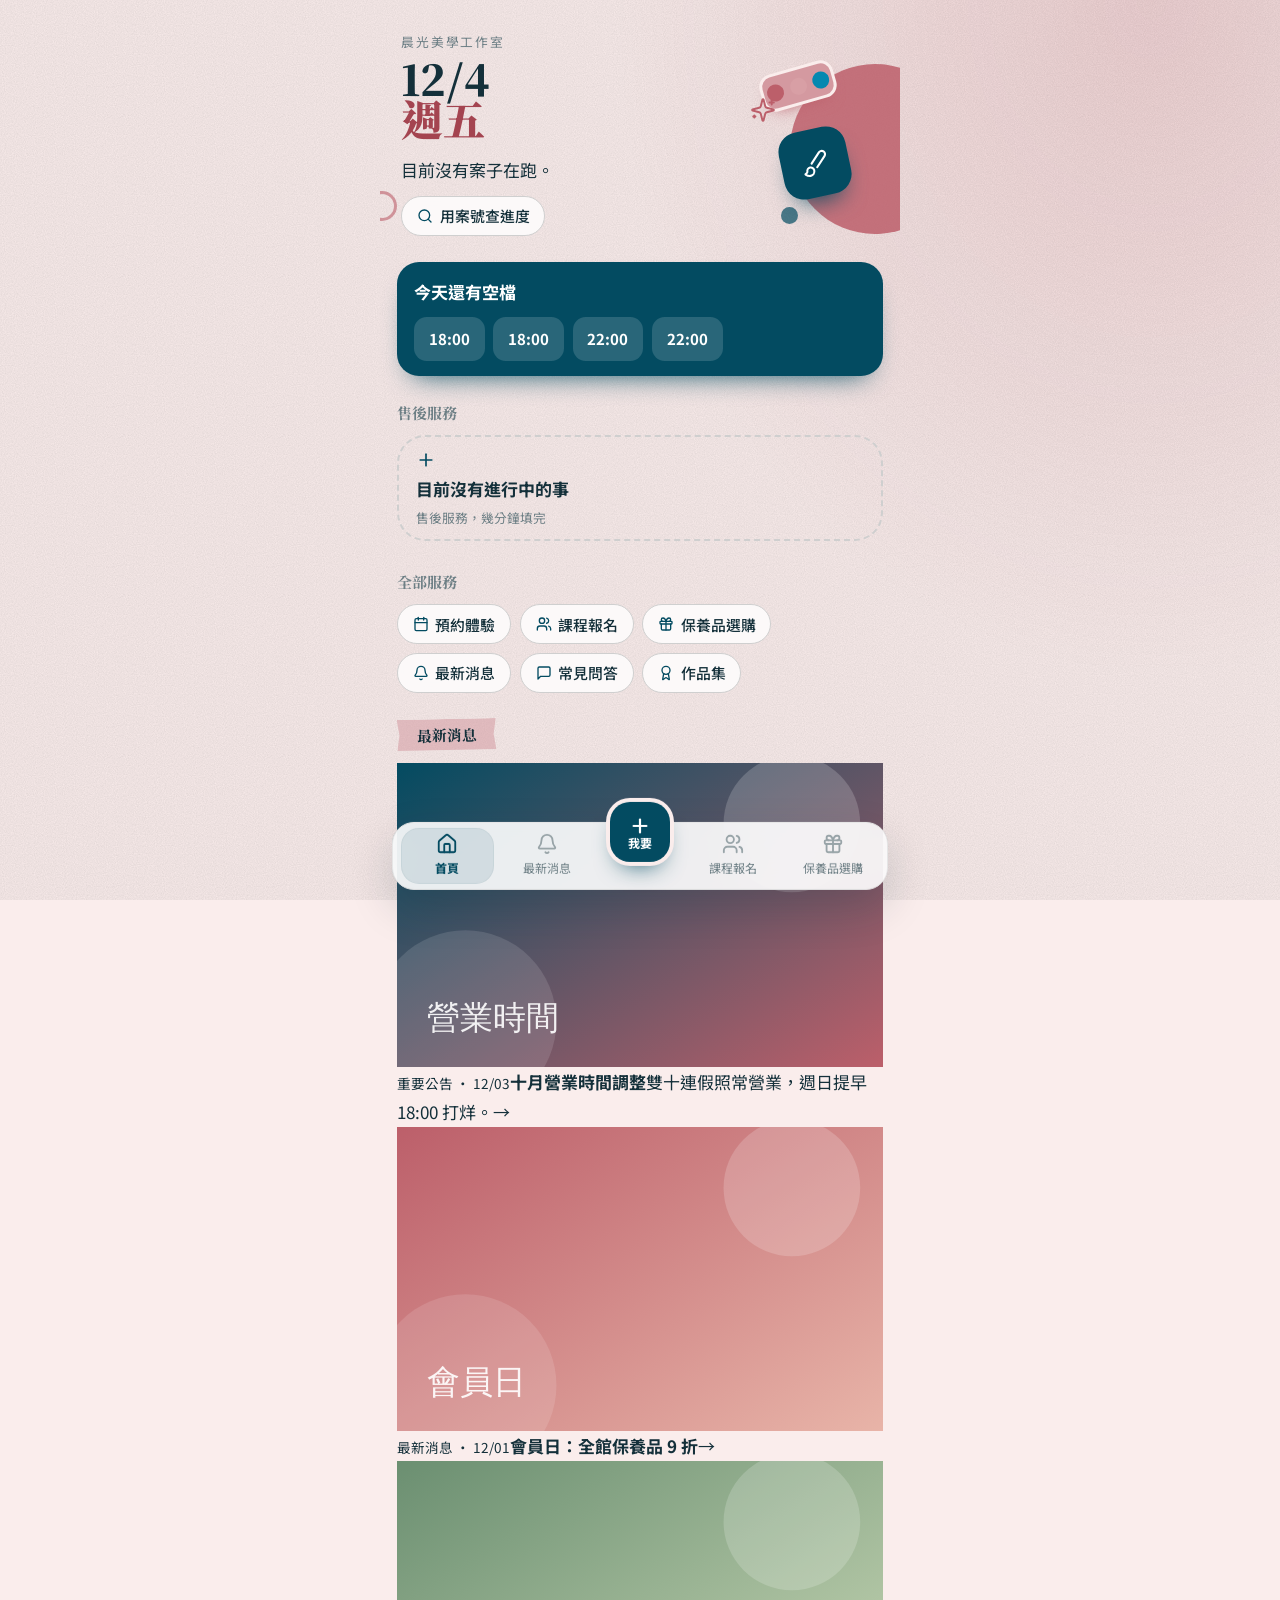
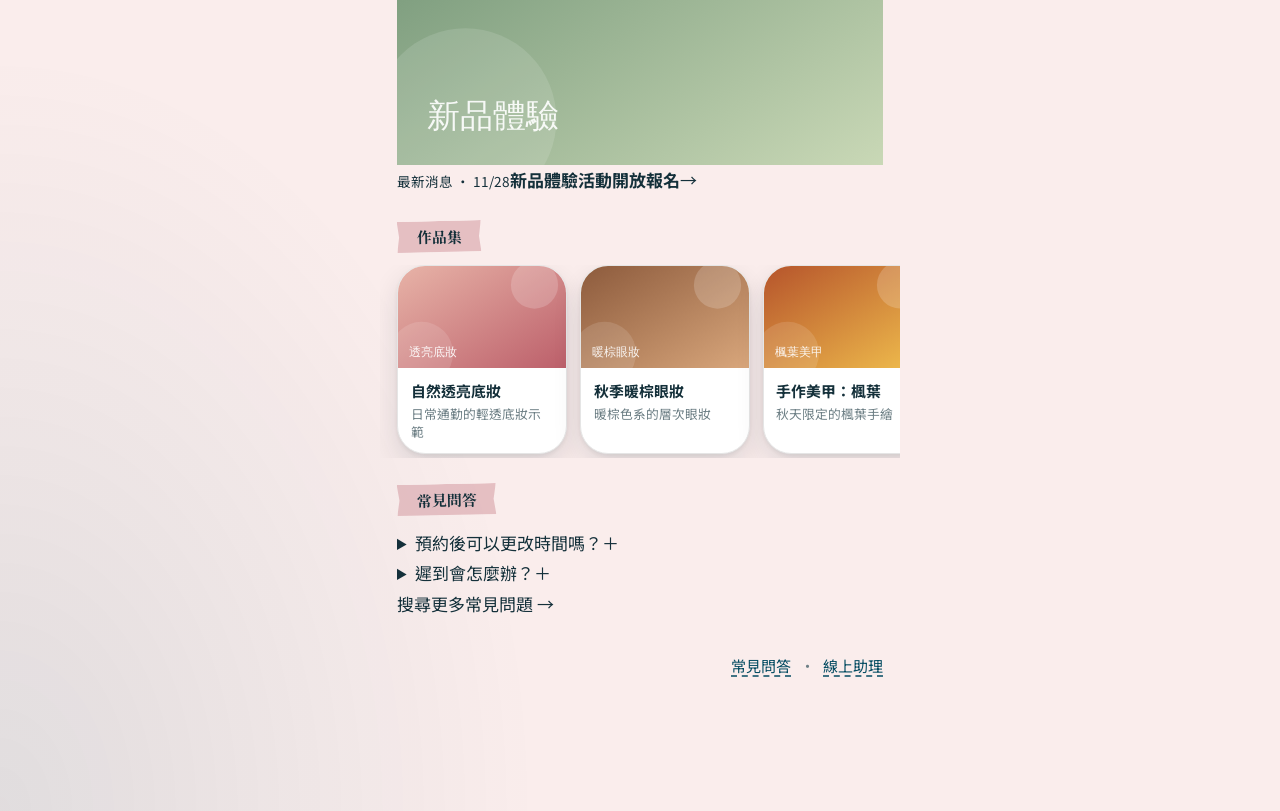
<file: app/demo.html>
<!doctype html>
<html lang="zh-Hant">
  <head>
    <meta charset="UTF-8" />
    <meta name="viewport" content="width=device-width, initial-scale=1.0, viewport-fit=cover" />
    <meta name="robots" content="noindex,nofollow" />
    <title>示範：晨光美學工作室</title>
    <script type="module" crossorigin src="./assets/demo-lQKy542H.js"></script>
    <link rel="stylesheet" crossorigin href="./assets/demo-B6cDcRmi.css">
  </head>
  <body>
    <div id="root"></div>
  </body>
</html>
</file>
<file: style.css>
:root{
  --cream:#faf9f6; --paper:#fff; --coral:#5f8a1f; --coral-d:#4b6f14; --amber:#b8d048;
  --maroon:#2b2c27; --ink:#34352f; --muted:#6f6f66; --line:#e8e6df; --peach:#f0eee8;
  --radius:20px; --max:1120px;
}
*{box-sizing:border-box;margin:0;padding:0}
html{scroll-behavior:smooth}
body{font-family:"Noto Sans TC","PingFang TC","Microsoft JhengHei",system-ui,sans-serif;background:var(--cream);color:var(--ink);line-height:1.8;-webkit-font-smoothing:antialiased}
img,svg{max-width:100%;display:block}
a{color:inherit;text-decoration:none}
.wrap{max-width:var(--max);margin:0 auto;padding:0 24px}
section{padding:96px 0;position:relative;overflow:hidden}
.eyebrow{font:600 13px/1 "Inter",system-ui,sans-serif;letter-spacing:.18em;text-transform:uppercase;color:var(--coral);margin-bottom:14px}
h1,h2,h3{color:var(--maroon);line-height:1.3;font-weight:800}
h1{font-size:clamp(34px,6vw,60px)}
h2{font-size:clamp(28px,4vw,42px);margin-bottom:16px}
h3{font-size:20px;margin-bottom:8px}
p.lead{font-size:18px;color:var(--muted);max-width:640px}
.watermark{position:absolute;right:-20px;top:20px;font:900 clamp(80px,16vw,220px)/1 "Inter",sans-serif;color:var(--peach);opacity:.7;pointer-events:none;user-select:none;white-space:nowrap}
.btn{display:inline-block;background:var(--coral);color:#fff;font-weight:700;padding:14px 28px;border-radius:999px;transition:.2s;border:0;cursor:pointer;font-size:16px;font-family:inherit}
.btn:hover{background:var(--coral-d);transform:translateY(-2px)}
.btn.ghost{background:transparent;color:var(--maroon);border:2px solid var(--maroon)}
.btn.ghost:hover{background:var(--maroon);color:#fff}

/* nav */
header{position:sticky;top:0;z-index:50;background:rgba(250,249,246,.92);backdrop-filter:blur(10px);border-bottom:1px solid var(--line)}
.nav{display:flex;align-items:center;justify-content:space-between;height:68px}
.brand{display:flex;align-items:center;gap:10px;font-weight:800;font-size:22px;color:var(--maroon);line-height:1.2}
.brand img{height:40px;width:auto;mix-blend-mode:multiply}
.brand-text small{display:block;font:600 11px "Inter",sans-serif;letter-spacing:.14em;color:var(--coral);text-transform:uppercase}
.nav ul{display:flex;gap:28px;list-style:none;font-weight:500}
.nav ul a:hover{color:var(--coral)}
.nav .btn{padding:9px 20px;font-size:14px}
.menu-toggle{display:none;background:none;border:0;font-size:26px;color:var(--maroon)}

/* hero */
.hero{padding:110px 0 120px}
.hero .blob{position:absolute;border-radius:50%;z-index:0}
.hero .b1{width:420px;height:420px;background:var(--amber);opacity:.45;right:-120px;top:-140px;border-radius:40% 60% 50% 50%}
.hero .b2{width:200px;height:200px;background:var(--coral);right:60px;top:240px;opacity:.2}
.hero .wrap{position:relative;z-index:1}
.hero h1 span{color:var(--coral)}
.hero p{margin:24px 0 36px;font-size:19px;color:var(--muted);max-width:560px}
.hero .cta{display:flex;gap:14px;flex-wrap:wrap}
.tags{display:flex;gap:10px;flex-wrap:wrap;margin-top:44px;color:var(--muted);font-size:14px}
.tags span{padding:6px 14px;border:1px solid var(--line);border-radius:999px;background:var(--paper)}

/* cards */
.grid{display:grid;gap:24px;margin-top:48px}
.g3{grid-template-columns:repeat(3,1fr)}
.g2{grid-template-columns:repeat(2,1fr)}
.card{background:var(--paper);border:1px solid var(--line);border-radius:var(--radius);padding:32px;transition:.25s}
.card:hover{transform:translateY(-6px);box-shadow:0 18px 40px -18px rgba(43,44,39,.25)}
.card .en{font:700 12px "Inter",sans-serif;letter-spacing:.16em;color:var(--coral);margin-bottom:10px}
.card p{color:var(--muted);font-size:15px}
.card a.more{display:inline-block;margin-top:16px;color:var(--coral);font-weight:700}
.icon{width:52px;height:52px;border-radius:16px;background:var(--peach);display:grid;place-items:center;font-size:26px;margin-bottom:18px}

/* alt background */
.alt{background:var(--paper)}
.dark{background:var(--maroon);color:#f1efe8}
.dark h2,.dark h3{color:#fff}
.dark .lead,.dark .card p{color:#cfcdc4}
.dark .card{background:rgba(255,255,255,.06);border-color:rgba(255,255,255,.12)}
.dark .eyebrow{color:var(--amber)}

/* process */
.steps{counter-reset:s;margin-top:48px;display:grid;gap:20px}
.step{display:grid;grid-template-columns:90px 1fr auto;gap:24px;align-items:start;background:var(--cream);border:1px solid var(--line);border-radius:var(--radius);padding:28px 32px}
.step .no{font:900 44px/1 "Inter",sans-serif;color:var(--coral);opacity:.9}
.step p{color:var(--muted);font-size:15px}
.step .out{font-size:14px;margin-top:6px;color:var(--maroon)}
.step .time{background:var(--peach);color:var(--coral-d);padding:6px 14px;border-radius:999px;font-weight:700;font-size:14px;white-space:nowrap}

/* works */
.work{aspect-ratio:4/3;border-radius:var(--radius);padding:24px;display:flex;flex-direction:column;justify-content:flex-end;color:#fff;position:relative;overflow:hidden}
.work::after{content:"";position:absolute;inset:0;background:linear-gradient(to top,rgba(43,44,39,.75),transparent 60%)}
.work *{position:relative;z-index:1}
.work small{opacity:.85}
.w1{background:linear-gradient(135deg,#5f8a1f,#b8d048)}
.w2{background:linear-gradient(135deg,#2b2c27,#7d9a3a)}
.w3{background:linear-gradient(135deg,#b8d048,#5f8a1f)}

/* faq */
details{background:var(--paper);border:1px solid var(--line);border-radius:16px;padding:20px 26px;margin-bottom:14px}
summary{cursor:pointer;font-weight:700;color:var(--maroon);list-style:none;display:flex;justify-content:space-between}
summary::after{content:"+";color:var(--coral);font-size:22px;line-height:1}
details[open] summary::after{content:"–"}
details p{margin-top:12px;color:var(--muted)}

/* contact */
.contact-box{display:grid;grid-template-columns:1fr 1.2fr;gap:56px;align-items:start}
.contact-box ul{list-style:none;margin-top:24px;color:#cfcdc4}
.contact-box li{margin-bottom:8px}
form{background:var(--paper);border-radius:var(--radius);padding:32px;color:var(--ink)}
form label{display:block;font-weight:600;font-size:14px;margin:14px 0 6px;color:var(--maroon)}
form input,form textarea,form select{width:100%;padding:12px 14px;border:1px solid var(--line);border-radius:12px;font:inherit;background:var(--cream)}
form input:focus,form textarea:focus,form select:focus{outline:2px solid var(--coral);border-color:transparent}
form .btn{margin-top:22px;width:100%}
form small{display:block;margin-top:12px;color:var(--muted);font-size:13px}
#form-msg{margin-top:12px;font-weight:600}

footer{background:#1c1d19;color:#a3a299;padding:36px 0;font-size:14px}
footer .wrap{display:flex;justify-content:space-between;flex-wrap:wrap;gap:12px}

.reveal{opacity:0;transform:translateY(24px);transition:opacity .7s ease var(--d,0s),transform .7s ease var(--d,0s),box-shadow .25s}
.reveal.in{opacity:1;transform:none}
.card.reveal.in:hover{transform:translateY(-6px)}

/* hero 進場與漂浮 */
.hero h1 .line{display:block;overflow:hidden;padding-bottom:.12em}
.hero h1 .line>span{display:inline-block;transform:translateY(110%);animation:rise .9s cubic-bezier(.2,.8,.2,1) forwards}
.hero h1 .line.accent{color:var(--coral)}
.hero h1 .line.accent>span{animation-delay:.2s}
.hero .eyebrow,.hero p,.hero .cta,.hero .tags{opacity:0;animation:fade .8s ease forwards}
.hero .eyebrow{animation-delay:.05s}.hero p{animation-delay:.5s}.hero .cta{animation-delay:.65s}.hero .tags{animation-delay:.8s}
.hero .b1{animation:float 9s ease-in-out infinite}
.hero .b2{animation:float 7s ease-in-out infinite reverse}
@keyframes rise{to{transform:none}}
@keyframes fade{from{opacity:0;transform:translateY(16px)}to{opacity:1;transform:none}}
@keyframes float{0%,100%{transform:translate(0,0) rotate(0)}50%{transform:translate(-18px,22px) rotate(6deg)}}

/* 浮水印視差 */
.watermark{transform:translateX(var(--px,0px));will-change:transform}

/* 流程步驟依序亮起 */
.step{transition:opacity .7s ease var(--d,0s),transform .7s ease var(--d,0s),border-color .4s,background .4s}
.step.lit{border-color:var(--coral);background:#fff}
.step.lit .no{animation:pop .5s ease}
@keyframes pop{50%{transform:scale(1.25)}}

/* 數字 */
.stats{padding:56px 0;background:var(--paper);border-bottom:1px solid var(--line)}
.stat{text-align:center}
.stat b{font:900 clamp(40px,6vw,64px)/1 "Inter",sans-serif;color:var(--coral)}
.stat span{font-weight:800;color:var(--maroon);margin-left:4px;font-size:20px}
.stat p{color:var(--muted);font-size:15px;margin-top:6px}

/* 導覽列縮小 */
.nav{transition:height .3s}
header{transition:box-shadow .3s,background .3s}
header.shrink{box-shadow:0 8px 24px -14px rgba(43,44,39,.35)}
header.shrink .nav{height:54px}

/* 頂部簡化 */
.tagline{color:var(--muted);font-size:14px}

/* 浮動選單 */
.dock{position:fixed;left:50%;bottom:20px;transform:translateX(-50%);z-index:80;display:flex;gap:6px;padding:8px;background:#2b2c27;border-radius:999px;box-shadow:0 0 0 6px rgba(43,44,39,.14),0 18px 40px -12px rgba(0,0,0,.45)}
.dock a{color:#f1efe8;font-weight:700;font-size:15px;padding:10px 20px;border-radius:999px;background:#3a3b35;white-space:nowrap;transition:.25s}
.dock a:hover{background:#4c4d45}
.dock a.active{background:#fff;color:var(--maroon)}
.dock a.cta{background:var(--coral);color:#fff}
.dock a.cta:hover,.dock a.cta.active{background:var(--coral-d);color:#fff}
.fab{position:fixed;bottom:20px;z-index:80;width:56px;height:56px;border-radius:18px;display:grid;place-items:center;box-shadow:0 0 0 6px rgba(0,0,0,.07),0 12px 28px -10px rgba(0,0,0,.4);transition:.3s}
.line-fab{left:20px;background:var(--coral);animation:pulse 2.6s ease-in-out infinite}
.top-fab{right:20px;background:#2b2c27;color:#fff;font-size:26px;opacity:0;pointer-events:none;transform:translateY(12px)}
.top-fab.show{opacity:1;pointer-events:auto;transform:none}
.fab:hover{transform:translateY(-4px)}
@keyframes pulse{0%,100%{box-shadow:0 0 0 6px rgba(95,138,31,.22),0 12px 28px -10px rgba(0,0,0,.4)}50%{box-shadow:0 0 0 14px rgba(95,138,31,0),0 12px 28px -10px rgba(0,0,0,.4)}}
body{padding-bottom:90px}

/* 區塊轉場：像換頁，珊瑚色幕布掃過，內容再浮出 */
.js .sec .wrap{opacity:0;transition:opacity 1s ease}
.js .sec.sec-in .wrap{opacity:1}

@media(max-width:860px){
  .tagline{display:none}
  .dock{gap:4px;padding:6px;bottom:14px;max-width:calc(100vw - 96px);overflow-x:auto;scrollbar-width:none}
  .dock a{font-size:13px;padding:9px 12px}
  .fab{width:46px;height:46px;border-radius:15px;bottom:14px}
  .line-fab{left:12px}.top-fab{right:12px}
}
@media(max-width:560px){.dock a:nth-child(3){display:none}}

@media(prefers-reduced-motion:reduce){
  .js .sec .wrap{opacity:1}
  *{animation:none!important;transition:none!important}
  .reveal,.hero h1 .line>span,.hero .eyebrow,.hero p,.hero .cta,.hero .tags{opacity:1;transform:none}
}

@media(max-width:860px){
  section{padding:68px 0}
  .g3,.g2,.contact-box{grid-template-columns:1fr}
  .step{grid-template-columns:1fr}
  .nav ul{display:none;position:absolute;top:68px;left:0;right:0;background:var(--cream);flex-direction:column;padding:20px 24px;gap:16px;border-bottom:1px solid var(--line)}
  .nav ul.open{display:flex}
  .menu-toggle{display:block}
  .nav>.btn{display:none}
  .hero .b1{width:260px;height:260px}
  .hero .b2{display:none}
}

/* 區塊底色層次：暖沙／淡綠交替，加細點紋與柔光 */
:root{--sand:#f4f0e6;--sage:#eef2e0;--dot:#d9dfc4}
.hero{background:
  radial-gradient(circle at 12% 18%,rgba(184,208,72,.22),transparent 42%),
  radial-gradient(circle at 88% 85%,rgba(95,138,31,.10),transparent 40%),
  var(--cream)}
.stats{background:var(--sage);border-color:#e0e7c9}
.alt{background:radial-gradient(var(--dot) 1.2px,transparent 1.4px) 0 0/24px 24px,var(--sand)}
#process{background:
  radial-gradient(circle at 92% 8%,rgba(184,208,72,.18),transparent 38%),
  linear-gradient(180deg,var(--cream),#f7f5ee)}
#process .step{background:#fff}
#works{background:linear-gradient(180deg,var(--sage),var(--cream) 85%)}
#faq{background:radial-gradient(var(--dot) 1.2px,transparent 1.4px) 0 0/24px 24px,var(--sand)}
.watermark{color:rgba(95,138,31,.09);opacity:1}

/* ===== 活力版 ===== */
:root{--sun:#ffc83d;--lime-bg:#6a9a1f;--lime-bg2:#82b32a}

/* 螢光筆重點字：進場時從左畫到右，離開再重畫 */
.hl{background:linear-gradient(transparent 60%,var(--sun) 60%,var(--sun) 92%,transparent 92%) no-repeat 0 0;background-size:0 100%;padding:0 .08em;color:inherit;-webkit-box-decoration-break:clone;box-decoration-break:clone;transition:background-size .9s cubic-bezier(.6,0,.2,1) .5s}
.sec-in .hl,.hero .hl{background-size:100% 100%}
.hero .hl{transition-delay:1.1s}
.hero h1 .line.accent{color:var(--coral)}
.hero h1 .hl{color:var(--maroon)}
.dark .hl.y{background-image:linear-gradient(transparent 60%,rgba(255,200,61,.9) 60%,rgba(255,200,61,.9) 92%,transparent 92%);color:#fff}

/* 亮綠整段區塊（取代炭黑） */
.dark{background:radial-gradient(circle at 85% 10%,rgba(255,200,61,.28),transparent 40%),linear-gradient(135deg,var(--lime-bg),var(--lime-bg2));color:#f6fbe8}
.dark .lead,.dark .card p,.contact-box ul{color:rgba(255,255,255,.9)}
.dark .eyebrow,.dark .card .en{color:var(--sun)!important}
.dark .card{background:rgba(255,255,255,.14);border-color:rgba(255,255,255,.3)}
.dark .card:hover{background:rgba(255,255,255,.22)}

/* 線條圖示＋黃色底，懸停時彈動 */
.icon{width:58px;height:58px;border-radius:18px;background:var(--sun);color:var(--maroon);box-shadow:0 8px 18px -8px rgba(255,200,61,.9);transition:transform .35s cubic-bezier(.3,1.6,.5,1)}
.card:hover .icon{transform:rotate(-8deg) scale(1.12)}

/* 黃色點綴 */
.hero .b2{background:var(--sun);opacity:.55}
.tags span:hover{background:var(--sun);border-color:var(--sun);color:var(--maroon)}
.stat span{color:var(--coral)}
.step.lit .no{color:var(--coral)}
.dock a.cta{background:var(--sun);color:var(--maroon)}
.dock a.cta:hover,.dock a.cta.active{background:#ffd666;color:var(--maroon)}
@media(prefers-reduced-motion:reduce){.hl{background-size:100% 100%}}

/* ===== 形狀與動態細節 ===== */
:root{--radius:28px}
.card:hover,.card.reveal.in:hover{transform:translateY(-8px) rotate(-.7deg)}
.dark{padding:130px 0}
.dark::before,.dark::after{content:"";position:absolute;left:0;right:0;height:40px;z-index:3;pointer-events:none;background-size:100% 100%;background-repeat:no-repeat}
.dark::before{top:-1px}.dark::after{bottom:-1px}
.wave-a::before{background-image:url("data:image/svg+xml,%3Csvg xmlns='http://www.w3.org/2000/svg' viewBox='0 0 1440 40' preserveAspectRatio='none'%3E%3Cpath d='M0 0H1440V12C1200 40 1000 0 720 20S240 40 0 12Z' fill='%23f4f0e6'/%3E%3C/svg%3E")}
.wave-a::after{background-image:url("data:image/svg+xml,%3Csvg xmlns='http://www.w3.org/2000/svg' viewBox='0 0 1440 40' preserveAspectRatio='none'%3E%3Cpath d='M0 40H1440V28C1200 0 1000 40 720 20S240 0 0 28Z' fill='%23faf9f6'/%3E%3C/svg%3E")}
.wave-b::before{background-image:url("data:image/svg+xml,%3Csvg xmlns='http://www.w3.org/2000/svg' viewBox='0 0 1440 40' preserveAspectRatio='none'%3E%3Cpath d='M0 0H1440V12C1200 40 1000 0 720 20S240 40 0 12Z' fill='%23f4f0e6'/%3E%3C/svg%3E")}
.wave-b::after{background-image:url("data:image/svg+xml,%3Csvg xmlns='http://www.w3.org/2000/svg' viewBox='0 0 1440 40' preserveAspectRatio='none'%3E%3Cpath d='M0 40H1440V28C1200 0 1000 40 720 20S240 0 0 28Z' fill='%231c1d19'/%3E%3C/svg%3E")}

.btn{transition:transform .35s cubic-bezier(.3,1.6,.5,1),background .2s}
.btn:hover{transform:translateY(-3px) scale(1.05)}
.btn:active{transform:scale(.97)}
.dock a{transition:transform .3s cubic-bezier(.3,1.6,.5,1),background .25s}
.dock a:hover{transform:translateY(-3px)}

.stat b{display:inline-block}
.stat b.pop{animation:statpop .55s cubic-bezier(.3,1.8,.5,1)}
@keyframes statpop{0%{transform:scale(1)}40%{transform:scale(1.28) rotate(-3deg)}100%{transform:scale(1)}}

.bubble{position:absolute;left:calc(100% + 14px);top:50%;white-space:nowrap;background:#fff;color:var(--maroon);font:700 14px "Noto Sans TC",sans-serif;padding:10px 16px;border-radius:16px;box-shadow:0 10px 26px -10px rgba(0,0,0,.35);opacity:0;transform:translateY(-50%) scale(.6);transform-origin:left center;pointer-events:none;animation:chat 12s ease-in-out 3s infinite}
.bubble::before{content:"";position:absolute;left:-6px;top:50%;width:12px;height:12px;background:#fff;transform:translateY(-50%) rotate(45deg);border-radius:2px}
@keyframes chat{0%,4%{opacity:0;transform:translateY(-50%) scale(.6)}9%{opacity:1;transform:translateY(-50%) scale(1.06)}12%,52%{opacity:1;transform:translateY(-50%) scale(1)}58%,100%{opacity:0;transform:translateY(-50%) scale(.6)}}
@media(max-width:860px){.bubble{display:none}.dark{padding:100px 0}}
@media(prefers-reduced-motion:reduce){.bubble{animation:none}}

/* ===== 合作流程：左側固定＋進度軌道，右側逐步捲動 ===== */
#process{overflow:clip}
.proc{display:grid;grid-template-columns:minmax(300px,.85fr) 1.15fr;gap:72px;margin-top:40px;position:relative}
.proc-side{position:sticky;top:110px;align-self:start}
.proc-blob{position:relative;background:var(--sage);border-radius:56% 44% 48% 52% / 48% 52% 48% 52%;aspect-ratio:1;max-width:340px;display:grid;place-content:center;text-align:center;transition:border-radius 1s ease}
.proc-blob b{display:block;font:900 clamp(84px,9vw,128px)/1 "Inter",sans-serif;color:var(--maroon)}
.proc-blob span{display:block;margin-top:8px;font-weight:800;color:var(--coral)}
.proc-blob .bar{display:none}
.proc-blob.swap b,.proc-blob.swap span{animation:swapIn .5s cubic-bezier(.2,.8,.2,1)}
@keyframes swapIn{from{opacity:0;transform:translateY(24px) scale(.9)}to{opacity:1;transform:none}}
.proc-nav{position:relative;margin-top:36px;padding-left:46px}
.rail{position:absolute;left:10px;top:23px;bottom:23px;width:3px;background:#e0ded6;border-radius:3px}
.rail-fill{position:absolute;left:0;top:0;width:100%;height:calc(var(--q,0)*100%);background:var(--coral);border-radius:3px}
.drop{position:absolute;left:50%;top:calc(var(--q,0)*100%);width:22px;height:22px;margin:-11px 0 0 -11px;background:var(--sun);border-radius:50% 50% 50% 0;transform:rotate(-45deg);box-shadow:0 4px 10px -2px rgba(255,200,61,.8)}
.proc-list{list-style:none}
.proc-list li{display:flex;gap:16px;padding:9px 0;font-weight:700;color:#a9a89f;transition:color .3s,transform .3s}
.proc-list li span{font:700 14px/1.9 "Inter",sans-serif;letter-spacing:.06em}
.proc-list li.active{color:var(--maroon);transform:translateX(6px)}
.proc-list li.active span{color:var(--coral)}
.proc-list li.done{color:#7d7e74}
.proc-body{display:flex;flex-direction:column}
.pstep{min-height:78vh;display:flex;flex-direction:column;justify-content:center;opacity:.28;transform:scale(.97);transition:opacity .5s,transform .5s}
.pstep.on{opacity:1;transform:none}
.pstep .pill{position:relative;background:var(--paper);border:1px solid var(--line);border-radius:var(--radius);padding:20px;margin-bottom:28px;max-width:520px}
.pstep .pill svg{width:100%;height:auto;display:block}
.pstep h3{font-size:clamp(26px,3vw,34px);margin-bottom:12px}
.pstep p{color:var(--muted);font-size:17px;max-width:560px}
.pstep .out{margin-top:14px;font-weight:600;color:var(--maroon)}
.pstep .time{display:inline-block;margin-top:12px;font-weight:800;color:var(--coral);font-size:18px}
@media(max-width:860px){
  .proc{grid-template-columns:1fr;gap:0}
  .proc-side{top:68px;z-index:5;background:var(--cream);padding:8px 0 10px;margin:0 -24px;padding-left:24px;padding-right:24px}
  .proc-blob{aspect-ratio:auto;max-width:none;border-radius:16px;display:flex;align-items:center;gap:14px;padding:10px 16px;place-content:unset;text-align:left;position:relative;overflow:hidden}
  .proc-blob b{font-size:34px}
  .proc-blob span{margin:0}
  .proc-blob .bar{display:block;position:absolute;left:0;bottom:0;height:4px;width:calc(var(--p,0)*100%);background:var(--coral)}
  .proc-nav{display:none}
  .pstep{min-height:70vh}
}
@media(prefers-reduced-motion:reduce){.pstep{opacity:1;transform:none}}

/* ===== 特效：首頁 LINE 對話演示、紙本劃掉換字、紙飛機流程 ===== */
.hero-grid{display:grid;grid-template-columns:1.1fr .9fr;gap:36px;align-items:center}
.hero-demo{position:relative;height:470px;max-width:420px;margin-left:auto;width:100%}
.phone{position:absolute;left:10px;top:0;width:268px;height:450px;background:#2b2c27;border-radius:40px;padding:12px;box-shadow:0 30px 60px -24px rgba(43,44,39,.55);transform:rotate(-2deg)}
.phone::before{content:"";position:absolute;top:18px;left:50%;width:70px;height:8px;margin-left:-35px;background:#14140f;border-radius:4px;z-index:3}
.phone-top{background:var(--coral);color:#fff;font-weight:800;padding:34px 16px 12px;border-radius:28px 28px 0 0;display:flex;align-items:center;gap:8px;font-size:15px}
.phone-top i{width:26px;height:26px;border-radius:50%;background:var(--sun)}
.phone-top small{margin-left:auto;font-weight:500;font-size:11px;opacity:.85}
.chat{height:calc(100% - 78px);background:#eef2e3;border-radius:0 0 28px 28px;padding:14px 12px;display:flex;flex-direction:column;gap:10px;overflow:hidden}
.msg{max-width:82%;padding:9px 13px;border-radius:16px;font-size:13.5px;line-height:1.5;opacity:0;transform:translateY(10px) scale(.96);animation:msgIn .35s cubic-bezier(.3,1.4,.5,1) forwards}
.msg.u{align-self:flex-end;background:#fff;color:var(--ink);border-bottom-right-radius:4px}
.msg.b{align-self:flex-start;background:var(--coral);color:#fff;border-bottom-left-radius:4px}
.msg.typing{display:flex;gap:4px;padding:12px 14px}
.msg.typing i{width:6px;height:6px;border-radius:50%;background:#fff;opacity:.5;animation:dot 1s infinite}
.msg.typing i:nth-child(2){animation-delay:.15s}.msg.typing i:nth-child(3){animation-delay:.3s}
@keyframes msgIn{to{opacity:1;transform:none}}
@keyframes dot{50%{opacity:1;transform:translateY(-3px)}}
.admin{position:absolute;right:0;bottom:6px;width:210px;background:#fff;border:1px solid var(--line);border-radius:18px;padding:14px 16px;box-shadow:0 24px 44px -20px rgba(43,44,39,.45);transform:rotate(2deg)}
.admin-h{font-weight:800;font-size:13px;color:var(--maroon);margin-bottom:8px}
.admin ul{list-style:none;font-size:13px;color:var(--muted)}
.admin li{display:flex;gap:10px;padding:6px 8px;border-radius:8px}
.admin li span{font:700 12px/1.8 "Inter",sans-serif;color:var(--coral)}
.admin li.new{background:var(--sun);color:var(--maroon);font-weight:700;animation:newRow .6s cubic-bezier(.3,1.5,.5,1)}
.admin li.new::after{content:"NEW";margin-left:auto;font:800 10px/1.9 "Inter",sans-serif;letter-spacing:.08em}
@keyframes newRow{from{opacity:0;transform:translateX(24px) scale(.95)}to{opacity:1;transform:none}}

/* 紙本被劃掉，換成數位 */
.swapline{display:flex;align-items:center;gap:14px;flex-wrap:wrap;margin-top:22px;font-weight:800;font-size:clamp(18px,2.2vw,24px);min-height:40px;opacity:0;animation:fade .8s ease .45s forwards}
.swapline s{text-decoration:none;position:relative;color:var(--muted);display:inline-block}
.swapline s::after{content:"";position:absolute;left:-4px;right:-4px;top:54%;height:3px;background:#e0533b;border-radius:2px;transform:scaleX(0);transform-origin:left;transition:transform .45s ease}
.swapline.struck s::after{transform:scaleX(1)}
.swapline s,.swapline b{transition:opacity .35s,transform .35s}
.swapline i{font-style:normal;color:var(--coral)}
.swapline b{color:var(--coral);opacity:0;transform:translateY(8px)}
.swapline.struck b{opacity:1;transform:none}
.swapline.out s,.swapline.out b{opacity:0;transform:translateY(-8px)}
.hero p{margin-top:18px}

/* 紙飛機沿軌道飛行，軌道是虛線軌跡 */
.rail{background:none;width:0;border-left:3px dashed #d9d7ce;border-radius:0}
.rail-fill{background:none;width:0;left:-3px;border-left:3px dashed var(--coral);border-radius:0}
.drop{width:30px;height:30px;margin:-15px 0 0 -14px;background:none;border-radius:0;box-shadow:none;transform:rotate(180deg);filter:drop-shadow(0 4px 6px rgba(43,44,39,.25));display:block;left:0}
.drop svg{display:block}

/* 每一步的插圖像紙一樣翻面進場 */
.pstep .pill{transform-origin:top center}
.pstep.on .pill{animation:paperFlip .8s cubic-bezier(.2,.8,.2,1)}
@keyframes paperFlip{from{transform:perspective(900px) rotateX(-80deg);opacity:.15}60%{opacity:1}to{transform:none;opacity:1}}

@media(max-width:860px){
  .hero-grid{grid-template-columns:1fr}
  .hero-demo{margin:30px auto 0;max-width:340px;height:440px}
  .phone{left:0}
}
@media(prefers-reduced-motion:reduce){.msg{opacity:1;transform:none}.swapline{opacity:1}.swapline b{opacity:1;transform:none}.swapline s::after{transform:scaleX(1)}}

/* ===== 流程：蜿蜒曲線＋錯落步驟＋沿線飛行的紙飛機 ===== */
.proc-nav{position:relative;margin-top:28px;padding:0;max-width:340px}
.route{display:block;width:100%;height:auto;overflow:visible}
.r-base{stroke:#d9d7ce;stroke-width:3;stroke-dasharray:2 9;stroke-linecap:round}
.r-fill{stroke:var(--coral);stroke-width:3.5;stroke-dasharray:2 9;stroke-linecap:round}
#rNodes circle{fill:var(--cream);stroke:#cfcdc4;stroke-width:3;transition:fill .3s,stroke .3s,r .3s}
#rNodes circle.done{fill:var(--coral);stroke:var(--coral)}
#rNodes circle.active{fill:var(--sun);stroke:var(--maroon);r:9}
#plane{filter:drop-shadow(0 5px 6px rgba(43,44,39,.3))}
.proc-list{position:absolute;inset:0;list-style:none;pointer-events:none}
.proc-list li{position:absolute;display:flex;gap:8px;align-items:center;padding:6px 14px;border-radius:999px;background:rgba(250,249,246,.96);border:1px solid var(--line);font-weight:700;font-size:15px;color:#9a998f;white-space:nowrap;transform:translateY(-50%);transition:color .3s,transform .4s cubic-bezier(.3,1.6,.5,1),box-shadow .3s,background .3s}
.proc-list li span{font:700 12px "Inter",sans-serif;letter-spacing:.06em}
.proc-list li.done{color:#7d7e74}
.proc-list li.active{color:var(--maroon);background:#fff;box-shadow:0 10px 22px -10px rgba(43,44,39,.4);transform:translateY(-50%) scale(1.08)}
.proc-list li.active span{color:var(--coral)}
.proc-list li.r{flex-direction:row-reverse}
.pstep:nth-child(odd) .pill{transform:rotate(-1.2deg)}
.pstep:nth-child(even) .pill{transform:rotate(1.2deg);margin-left:auto}
.pstep.on .pill{animation:paperFlip .8s cubic-bezier(.2,.8,.2,1)}
@media(max-width:860px){.pstep:nth-child(even) .pill{margin-left:0}}

/* 左側面板縮小，避免在矮螢幕被浮動選單蓋住 */
@media(min-width:861px){
  .proc-side{top:92px}
  .proc-blob{max-width:250px}
  .proc-nav{max-width:300px;margin-top:20px}
}
@media(min-width:861px) and (min-height:900px){.proc-blob{max-width:300px}.proc-nav{max-width:340px;margin-top:28px}}

/* ===== 首頁演示 v2：民眾點圖文選單 → 開啟預約頁 → 後台收到 ===== */
.screen{position:relative;height:calc(100% - 78px);background:#eef2e3;border-radius:0 0 28px 28px;overflow:hidden}
.sc{position:absolute;inset:0;padding:14px 12px;opacity:0;transform:translateX(34px);transition:opacity .4s,transform .45s cubic-bezier(.2,.8,.2,1);pointer-events:none}
.sc.on{opacity:1;transform:none}
.sc-menu .greet{animation:none;opacity:1;transform:none;max-width:90%}
.rmenu{position:absolute;left:10px;right:10px;bottom:12px;display:grid;grid-template-columns:1fr 1fr;gap:8px}
.rm{background:#fff;border-radius:14px;padding:14px 8px;display:flex;flex-direction:column;align-items:center;gap:6px;font-size:12.5px;font-weight:800;color:var(--maroon);box-shadow:0 6px 14px -10px rgba(43,44,39,.5);transition:transform .2s,background .2s}
.rm svg{color:var(--coral)}
.rm.press{transform:scale(.93);background:var(--sun)}
.sc-form{background:#fff;padding:0 0 12px}
.liff-h{background:var(--coral);color:#fff;font-weight:800;font-size:14px;padding:11px 14px;display:flex;justify-content:space-between}
.liff-h i{font-style:normal;opacity:.8}
.liff-l{font-size:11.5px;font-weight:700;color:var(--muted);margin:12px 14px 6px}
.chips{display:flex;gap:6px;padding:0 14px}
.chips span{flex:1;text-align:center;padding:8px 0;border:1.5px solid var(--line);border-radius:10px;font-size:12.5px;font-weight:700;color:var(--ink);transition:.25s}
.chips span.sel{background:var(--coral);border-color:var(--coral);color:#fff;transform:scale(1.04)}
.stepper{display:flex;align-items:center;gap:16px;padding:0 14px;font-weight:800}
.stepper i{width:28px;height:28px;border-radius:50%;border:1.5px solid var(--line);display:grid;place-items:center;font-style:normal;transition:.2s}
.stepper i.press{background:var(--sun);transform:scale(.88)}
.stepper b{min-width:18px;text-align:center;font-size:16px}
.liff-btn{position:absolute;left:14px;right:14px;bottom:14px;background:var(--coral);color:#fff;text-align:center;font-weight:800;padding:11px 0;border-radius:12px;font-size:14px;transition:transform .2s}
.liff-btn.press{transform:scale(.95);background:var(--coral-d)}
.sc-done{background:#fff;display:flex;flex-direction:column;align-items:center;justify-content:center;gap:6px;text-align:center}
.sc-done b{font-size:17px;color:var(--maroon)}
.sc-done small{color:var(--muted);font-size:12px}
.okc{width:60px;height:60px;border-radius:50%;background:var(--coral);color:#fff;font-size:30px;font-weight:900;display:grid;place-items:center;margin-bottom:6px;transform:scale(0)}
.sc-done.on .okc{animation:okPop .6s .15s cubic-bezier(.3,1.8,.5,1) forwards}
@keyframes okPop{to{transform:scale(1)}}
.tap{position:absolute;left:0;top:0;width:34px;height:34px;margin:-17px 0 0 -17px;border-radius:50%;background:rgba(255,200,61,.6);border:2px solid var(--sun);box-shadow:0 0 0 0 rgba(255,200,61,.6);opacity:0;transition:left .7s cubic-bezier(.5,0,.2,1),top .7s cubic-bezier(.5,0,.2,1),opacity .3s;z-index:5;pointer-events:none}
.tap.show{opacity:1}
.tap.press{animation:tapRipple .5s ease-out}
@keyframes tapRipple{0%{transform:scale(1);box-shadow:0 0 0 0 rgba(255,200,61,.7)}40%{transform:scale(.7)}100%{transform:scale(1);box-shadow:0 0 0 16px rgba(255,200,61,0)}}

/* ===== 手機版浮動選單：整排貼底、四個按鈕等寬、兩顆圓鈕移到選單上方 ===== */
@media(max-width:860px){
  .dock{left:12px;right:12px;bottom:calc(12px + env(safe-area-inset-bottom));transform:none;max-width:none;width:auto;overflow:visible;gap:4px;padding:6px;justify-content:space-between}
  .dock a{flex:1;text-align:center;padding:10px 2px;font-size:13px}
  .dock a:nth-child(3){display:block}
  .dock a:nth-child(4){display:none}
  .fab{bottom:calc(76px + env(safe-area-inset-bottom));width:46px;height:46px}
  .line-fab{left:14px}
  .top-fab{right:14px}
  body{padding-bottom:110px}
}

/* 手機：演示的後台卡片放到手機下方，不再蓋住預約按鈕；小標不在詞中斷行 */
.nw{white-space:nowrap}
@media(max-width:860px){
  .hero-demo{height:auto;display:flex;flex-direction:column;align-items:center;gap:18px;margin:30px auto 0}
  .phone{position:relative;left:auto;top:auto;flex:none}
  .admin{position:relative;right:auto;bottom:auto;width:268px;transform:none;flex:none}
}


/* 品牌首屏：深色底、置中標誌，靠攏 SOURCE CODE </> STUDIO 的方向 */
.brand-hero{min-height:100svh;background:#101010;color:#fff;display:flex;flex-direction:column;padding:0;overflow:hidden}
.bh-bar{display:flex;justify-content:space-between;width:100%;padding-top:34px;font:700 clamp(13px,1.6vw,20px)/1 "Inter",system-ui,sans-serif;letter-spacing:.06em}
.bh-center{flex:1;display:flex;flex-direction:column;align-items:center;justify-content:center;text-align:center;padding:24px 24px 40px}
.bh-center img{width:min(460px,78vw);height:auto;animation:fade 1.1s ease both}
.bh-line{margin:6px 0 28px;font-size:clamp(16px,2.2vw,22px);letter-spacing:.3em;color:#d9d9d4;animation:fade 1.1s .35s ease both}
.bh-cta{display:flex;gap:14px;flex-wrap:wrap;justify-content:center;animation:fade 1.1s .6s ease both}
.btn.ghost-light{background:transparent;color:#fff;border:2px solid rgba(255,255,255,.55)}
.btn.ghost-light:hover{background:#fff;color:#101010}
.bh-scroll{align-self:center;padding:0 0 28px;font:600 12px "Inter",sans-serif;letter-spacing:.3em;color:#8d8d86}
.bh-scroll:hover{color:#fff}
@media (prefers-reduced-motion:reduce){.bh-center img,.bh-line,.bh-cta{animation:none}}

/* 頁首配合深色首屏 */
header{background:#101010;border-bottom:1px solid #262624}
header .brand{color:#fff}
header .brand img{mix-blend-mode:normal;background:transparent}
header .brand-text small{color:#b8d048}
header .tagline{color:#a9a9a2}
</file>
<file: demo.css>
:root{--dark:#101010;--green:#5f8a1f;--green-d:#4b6f14;--ink:#2b2c27;--mute:#6b6c64}
*{box-sizing:border-box;margin:0;padding:0}
body{font-family:"Noto Sans TC","PingFang TC","Microsoft JhengHei",system-ui,sans-serif;background:#f2efe9;color:#222;line-height:1.7;-webkit-font-smoothing:antialiased}
button{font:inherit;cursor:pointer;border:0}
a{color:inherit}

.dh{position:sticky;top:0;z-index:40;display:flex;align-items:center;justify-content:space-between;padding:10px 24px;background:var(--dark);color:#fff}
.dh-brand{display:flex;align-items:center;gap:10px;text-decoration:none;font-weight:800;font-size:20px;line-height:1.1}
.dh-brand small{display:block;font:600 11px "Inter",sans-serif;letter-spacing:.18em;color:#b8d048;text-transform:uppercase}
.dh-cta{background:var(--green);color:#fff;text-decoration:none;font-weight:700;font-size:14px;padding:9px 18px;border-radius:999px}
.dh-cta:hover{background:var(--green-d)}

.dm{max-width:1260px;margin:0 auto;padding:30px 20px 80px}
.intro{max-width:780px;margin-bottom:18px}
.intro h1{font-size:clamp(28px,4.4vw,42px);line-height:1.3;color:var(--ink);margin-bottom:10px}
.intro p{color:#4b4c46;font-size:16px}
.intro .hint{margin-top:6px;color:var(--green);font-weight:700}

.tools{display:flex;flex-direction:column;gap:10px;margin:0 0 20px;padding:14px 16px;background:#fff;border-radius:16px;border:1px solid #e3e0d6}
.tool-group{display:flex;flex-wrap:wrap;gap:8px;align-items:center}
.tool-label{font-size:13px;font-weight:700;color:var(--mute);margin-right:4px}
.tools button{padding:7px 14px;border-radius:999px;background:#f0eee8;color:var(--ink);font-size:14px;font-weight:600;transition:.15s}
.tools button:hover{background:#e4e1d6}
.tools button.hot{background:var(--green);color:#fff}
.tools button.hot:hover{background:var(--green-d)}

.switch{display:none;gap:8px;margin-bottom:14px}
.switch button{flex:1;padding:11px;border-radius:999px;background:#e4e1d9;color:#4b4c46;font-weight:700}
.switch button.on{background:var(--ink);color:#fff}

.stage{display:grid;grid-template-columns:392px 1fr;gap:34px;align-items:start}
.cap{margin-top:12px;text-align:center;font-size:13px;color:#7a7a72}
.foot{margin-top:40px;color:#5b5c55;font-size:15px;max-width:780px}
.foot a{color:var(--green-d);font-weight:700}

.phone-shell{position:relative;width:392px;height:804px;background:#1b1b1b;border-radius:48px;padding:12px;box-shadow:0 30px 60px -24px rgba(0,0,0,.5),0 0 0 2px #333 inset;margin:0 auto}
.notch{position:absolute;top:12px;left:50%;transform:translateX(-50%);width:120px;height:24px;background:#1b1b1b;border-radius:0 0 16px 16px;z-index:5;pointer-events:none}
.phone-shell iframe{width:100%;height:100%;border:0;border-radius:36px;background:#fff;display:block}

.win{background:#fff;border-radius:18px;box-shadow:0 30px 60px -28px rgba(0,0,0,.45);overflow:hidden;border:1px solid #dcdad2}
.win-bar{display:flex;align-items:center;gap:7px;padding:10px 14px;background:#e9e7e0;font-size:12px;color:#6f6f66}
.win-bar i{width:11px;height:11px;border-radius:50%;background:#c9c6bb}
.win-bar span{margin-left:10px}
.win-bar em{margin-left:auto;font-style:normal;color:var(--green-d);font-weight:700;opacity:0;transition:opacity .3s}
.win-bar em.on{opacity:1}
.win iframe{width:100%;height:760px;border:0;display:block;background:#fff}

@media (max-width:1020px){
  .stage{grid-template-columns:1fr}
  .switch{display:flex}
  .pane{display:none}
  .pane.on{display:block}
  .win iframe{height:720px}
}
@media (max-width:430px){
  .phone-shell{width:100%;height:760px;border-radius:40px}
  .dm{padding:20px 12px 80px}
}
</file>
<file: app/assets/demo-B6cDcRmi.css>
*,:before,:after{--tw-border-spacing-x: 0;--tw-border-spacing-y: 0;--tw-translate-x: 0;--tw-translate-y: 0;--tw-rotate: 0;--tw-skew-x: 0;--tw-skew-y: 0;--tw-scale-x: 1;--tw-scale-y: 1;--tw-pan-x: ;--tw-pan-y: ;--tw-pinch-zoom: ;--tw-scroll-snap-strictness: proximity;--tw-gradient-from-position: ;--tw-gradient-via-position: ;--tw-gradient-to-position: ;--tw-ordinal: ;--tw-slashed-zero: ;--tw-numeric-figure: ;--tw-numeric-spacing: ;--tw-numeric-fraction: ;--tw-ring-inset: ;--tw-ring-offset-width: 0px;--tw-ring-offset-color: #fff;--tw-ring-color: rgb(59 130 246 / .5);--tw-ring-offset-shadow: 0 0 #0000;--tw-ring-shadow: 0 0 #0000;--tw-shadow: 0 0 #0000;--tw-shadow-colored: 0 0 #0000;--tw-blur: ;--tw-brightness: ;--tw-contrast: ;--tw-grayscale: ;--tw-hue-rotate: ;--tw-invert: ;--tw-saturate: ;--tw-sepia: ;--tw-drop-shadow: ;--tw-backdrop-blur: ;--tw-backdrop-brightness: ;--tw-backdrop-contrast: ;--tw-backdrop-grayscale: ;--tw-backdrop-hue-rotate: ;--tw-backdrop-invert: ;--tw-backdrop-opacity: ;--tw-backdrop-saturate: ;--tw-backdrop-sepia: ;--tw-contain-size: ;--tw-contain-layout: ;--tw-contain-paint: ;--tw-contain-style: }::backdrop{--tw-border-spacing-x: 0;--tw-border-spacing-y: 0;--tw-translate-x: 0;--tw-translate-y: 0;--tw-rotate: 0;--tw-skew-x: 0;--tw-skew-y: 0;--tw-scale-x: 1;--tw-scale-y: 1;--tw-pan-x: ;--tw-pan-y: ;--tw-pinch-zoom: ;--tw-scroll-snap-strictness: proximity;--tw-gradient-from-position: ;--tw-gradient-via-position: ;--tw-gradient-to-position: ;--tw-ordinal: ;--tw-slashed-zero: ;--tw-numeric-figure: ;--tw-numeric-spacing: ;--tw-numeric-fraction: ;--tw-ring-inset: ;--tw-ring-offset-width: 0px;--tw-ring-offset-color: #fff;--tw-ring-color: rgb(59 130 246 / .5);--tw-ring-offset-shadow: 0 0 #0000;--tw-ring-shadow: 0 0 #0000;--tw-shadow: 0 0 #0000;--tw-shadow-colored: 0 0 #0000;--tw-blur: ;--tw-brightness: ;--tw-contrast: ;--tw-grayscale: ;--tw-hue-rotate: ;--tw-invert: ;--tw-saturate: ;--tw-sepia: ;--tw-drop-shadow: ;--tw-backdrop-blur: ;--tw-backdrop-brightness: ;--tw-backdrop-contrast: ;--tw-backdrop-grayscale: ;--tw-backdrop-hue-rotate: ;--tw-backdrop-invert: ;--tw-backdrop-opacity: ;--tw-backdrop-saturate: ;--tw-backdrop-sepia: ;--tw-contain-size: ;--tw-contain-layout: ;--tw-contain-paint: ;--tw-contain-style: }*,:before,:after{box-sizing:border-box;border-width:0;border-style:solid;border-color:#e5e7eb}:before,:after{--tw-content: ""}html,:host{line-height:1.5;-webkit-text-size-adjust:100%;-moz-tab-size:4;-o-tab-size:4;tab-size:4;font-family:var(--font-sans);font-feature-settings:normal;font-variation-settings:normal;-webkit-tap-highlight-color:transparent}body{margin:0;line-height:inherit}hr{height:0;color:inherit;border-top-width:1px}abbr:where([title]){-webkit-text-decoration:underline dotted;text-decoration:underline dotted}h1,h2,h3,h4,h5,h6{font-size:inherit;font-weight:inherit}a{color:inherit;text-decoration:inherit}b,strong{font-weight:bolder}code,kbd,samp,pre{font-family:ui-monospace,SFMono-Regular,Menlo,Monaco,Consolas,Liberation Mono,Courier New,monospace;font-feature-settings:normal;font-variation-settings:normal;font-size:1em}small{font-size:80%}sub,sup{font-size:75%;line-height:0;position:relative;vertical-align:baseline}sub{bottom:-.25em}sup{top:-.5em}table{text-indent:0;border-color:inherit;border-collapse:collapse}button,input,optgroup,select,textarea{font-family:inherit;font-feature-settings:inherit;font-variation-settings:inherit;font-size:100%;font-weight:inherit;line-height:inherit;letter-spacing:inherit;color:inherit;margin:0;padding:0}button,select{text-transform:none}button,input:where([type=button]),input:where([type=reset]),input:where([type=submit]){-webkit-appearance:button;background-color:transparent;background-image:none}:-moz-focusring{outline:auto}:-moz-ui-invalid{box-shadow:none}progress{vertical-align:baseline}::-webkit-inner-spin-button,::-webkit-outer-spin-button{height:auto}[type=search]{-webkit-appearance:textfield;outline-offset:-2px}::-webkit-search-decoration{-webkit-appearance:none}::-webkit-file-upload-button{-webkit-appearance:button;font:inherit}summary{display:list-item}blockquote,dl,dd,h1,h2,h3,h4,h5,h6,hr,figure,p,pre{margin:0}fieldset{margin:0;padding:0}legend{padding:0}ol,ul,menu{list-style:none;margin:0;padding:0}dialog{padding:0}textarea{resize:vertical}input::-moz-placeholder,textarea::-moz-placeholder{opacity:1;color:#9ca3af}input::placeholder,textarea::placeholder{opacity:1;color:#9ca3af}button,[role=button]{cursor:pointer}:disabled{cursor:default}img,svg,video,canvas,audio,iframe,embed,object{display:block;vertical-align:middle}img,video{max-width:100%;height:auto}[hidden]:where(:not([hidden=until-found])){display:none}:root{--c-primary: 15 61 46;--c-primary-deep: 8 38 29;--c-primary-light: 31 107 78;--c-primary-contrast: 255 255 255;--c-accent: 192 144 40;--c-accent-deep: 154 114 28;--c-accent-light: 214 176 92;--c-accent-contrast: 24 28 32;--c-bg: 245 247 245;--c-bg-subtle: 237 240 237;--c-bg-elevated: 255 255 255;--c-surface: 255 255 255;--c-surface-subtle: 247 249 247;--c-surface-inverse: 20 26 22;--c-text: 27 33 39;--c-text-muted: 106 114 122;--c-text-faint: 146 154 161;--c-text-inverse: 255 255 255;--c-border: 226 231 227;--c-border-strong: 205 212 206;--c-shadow: 15 61 46;--c-success: 46 125 81;--c-warning: 183 121 31;--c-danger: 192 57 43;--c-info: 46 111 167;--radius-card: 18px;--radius-control: 13px;--radius-pill: 999px;--shadow-card: 0 1px 2px rgb(var(--c-shadow) / .05), 0 6px 16px rgb(var(--c-shadow) / .07);--shadow-float: 0 10px 28px rgb(var(--c-shadow) / .12);--shadow-soft: 0 4px 12px rgb(var(--c-shadow) / .04);--font-sans: "Noto Sans TC", "PingFang TC", "Microsoft JhengHei", system-ui, sans-serif;--font-display: var(--font-sans);--font-size-root: 16px;--leading-tight: 1.45;--leading-loose: 1.65;--shell-max-width: 640px;--logo-size: 48px;--logo-zoom: 1}html{font-size:var(--font-size-root);background:rgb(var(--c-bg));-webkit-tap-highlight-color:transparent}body{margin:0;font-family:var(--font-sans);line-height:var(--leading-loose);color:rgb(var(--c-text));background:rgb(var(--c-bg));-webkit-font-smoothing:antialiased}h1,h2,h3,h4{font-family:var(--font-display);line-height:var(--leading-tight);margin:0}@media(prefers-reduced-motion:no-preference){body,.card,.btn,.input{transition:background-color .18s ease,color .18s ease,border-color .18s ease}.\!card,.\!input{transition:background-color .18s ease,color .18s ease,border-color .18s ease!important}}.\!container{width:100%!important}.container{width:100%}@media(min-width:640px){.\!container{max-width:640px!important}.container{max-width:640px}}@media(min-width:768px){.\!container{max-width:768px!important}.container{max-width:768px}}@media(min-width:1024px){.\!container{max-width:1024px!important}.container{max-width:1024px}}@media(min-width:1280px){.\!container{max-width:1280px!important}.container{max-width:1280px}}@media(min-width:1536px){.\!container{max-width:1536px!important}.container{max-width:1536px}}.\!card,.card{border-radius:var(--radius-card);border-width:1px;--tw-border-opacity: 1;border-color:rgb(var(--c-border) / var(--tw-border-opacity, 1));--tw-bg-opacity: 1;background-color:rgb(var(--c-surface) / var(--tw-bg-opacity, 1));--tw-shadow: var(--shadow-card);--tw-shadow-colored: var(--shadow-card);box-shadow:var(--tw-ring-offset-shadow, 0 0 #0000),var(--tw-ring-shadow, 0 0 #0000),var(--tw-shadow)}.btn{display:inline-flex;align-items:center;justify-content:center;gap:.5rem;border-radius:var(--radius-control);padding:.625rem 1rem;font-size:.875rem;line-height:1.25rem;font-weight:600;transition-property:color,background-color,border-color,text-decoration-color,fill,stroke,opacity,box-shadow,transform,filter,backdrop-filter;transition-timing-function:cubic-bezier(.4,0,.2,1);transition-duration:.15s}.btn:disabled{cursor:not-allowed;opacity:.5}@media(prefers-reduced-motion:no-preference){.btn-primary{transition:background-color .18s ease,color .18s ease,border-color .18s ease}}.btn-primary{display:inline-flex;align-items:center;justify-content:center;gap:.5rem;border-radius:var(--radius-control);padding:.625rem 1rem;font-size:.875rem;line-height:1.25rem;font-weight:600;transition-property:color,background-color,border-color,text-decoration-color,fill,stroke,opacity,box-shadow,transform,filter,backdrop-filter;transition-timing-function:cubic-bezier(.4,0,.2,1);transition-duration:.15s}.btn-primary:disabled{cursor:not-allowed;opacity:.5}.btn-primary{--tw-bg-opacity: 1;background-color:rgb(var(--c-primary) / var(--tw-bg-opacity, 1));--tw-text-opacity: 1;color:rgb(var(--c-primary-contrast) / var(--tw-text-opacity, 1))}.btn-primary:hover{--tw-bg-opacity: 1;background-color:rgb(var(--c-primary-deep) / var(--tw-bg-opacity, 1))}@media(prefers-reduced-motion:no-preference){.btn-secondary{transition:background-color .18s ease,color .18s ease,border-color .18s ease}}.btn-secondary{display:inline-flex;align-items:center;justify-content:center;gap:.5rem;border-radius:var(--radius-control);padding:.625rem 1rem;font-size:.875rem;line-height:1.25rem;font-weight:600;transition-property:color,background-color,border-color,text-decoration-color,fill,stroke,opacity,box-shadow,transform,filter,backdrop-filter;transition-timing-function:cubic-bezier(.4,0,.2,1);transition-duration:.15s}.btn-secondary:disabled{cursor:not-allowed;opacity:.5}.btn-secondary{border-width:1px;--tw-border-opacity: 1;border-color:rgb(var(--c-border) / var(--tw-border-opacity, 1));--tw-bg-opacity: 1;background-color:rgb(var(--c-surface-subtle) / var(--tw-bg-opacity, 1));--tw-text-opacity: 1;color:rgb(var(--c-text) / var(--tw-text-opacity, 1))}.btn-secondary:hover{--tw-border-opacity: 1;border-color:rgb(var(--c-border-strong) / var(--tw-border-opacity, 1))}@media(prefers-reduced-motion:no-preference){.btn-ghost{transition:background-color .18s ease,color .18s ease,border-color .18s ease}}.btn-ghost{display:inline-flex;align-items:center;justify-content:center;gap:.5rem;border-radius:var(--radius-control);padding:.625rem 1rem;font-size:.875rem;line-height:1.25rem;font-weight:600;transition-property:color,background-color,border-color,text-decoration-color,fill,stroke,opacity,box-shadow,transform,filter,backdrop-filter;transition-timing-function:cubic-bezier(.4,0,.2,1);transition-duration:.15s}.btn-ghost:disabled{cursor:not-allowed;opacity:.5}.btn-ghost{--tw-text-opacity: 1;color:rgb(var(--c-text-muted) / var(--tw-text-opacity, 1))}.btn-ghost:hover{--tw-bg-opacity: 1;background-color:rgb(var(--c-surface-subtle) / var(--tw-bg-opacity, 1))}.\!input{width:100%;border-radius:var(--radius-control);border-width:1px;--tw-border-opacity: 1;border-color:rgb(var(--c-border) / var(--tw-border-opacity, 1));--tw-bg-opacity: 1;background-color:rgb(var(--c-surface) / var(--tw-bg-opacity, 1));padding:.625rem .875rem;font-size:.875rem;line-height:1.25rem;--tw-text-opacity: 1;color:rgb(var(--c-text) / var(--tw-text-opacity, 1))}.\!input::-moz-placeholder{--tw-text-opacity: 1;color:rgb(var(--c-text-faint) / var(--tw-text-opacity, 1))}.\!input::placeholder{--tw-text-opacity: 1;color:rgb(var(--c-text-faint) / var(--tw-text-opacity, 1))}.\!input:focus{--tw-border-opacity: 1;border-color:rgb(var(--c-primary) / var(--tw-border-opacity, 1));outline:2px solid transparent;outline-offset:2px;--tw-ring-offset-shadow: var(--tw-ring-inset) 0 0 0 var(--tw-ring-offset-width) var(--tw-ring-offset-color);--tw-ring-shadow: var(--tw-ring-inset) 0 0 0 calc(2px + var(--tw-ring-offset-width)) var(--tw-ring-color);box-shadow:var(--tw-ring-offset-shadow),var(--tw-ring-shadow),var(--tw-shadow, 0 0 #0000);--tw-ring-color: rgb(var(--c-primary) / .2)}.input{width:100%;border-radius:var(--radius-control);border-width:1px;--tw-border-opacity: 1;border-color:rgb(var(--c-border) / var(--tw-border-opacity, 1));--tw-bg-opacity: 1;background-color:rgb(var(--c-surface) / var(--tw-bg-opacity, 1));padding:.625rem .875rem;font-size:.875rem;line-height:1.25rem;--tw-text-opacity: 1;color:rgb(var(--c-text) / var(--tw-text-opacity, 1))}.input::-moz-placeholder{--tw-text-opacity: 1;color:rgb(var(--c-text-faint) / var(--tw-text-opacity, 1))}.input::placeholder{--tw-text-opacity: 1;color:rgb(var(--c-text-faint) / var(--tw-text-opacity, 1))}.input:focus{--tw-border-opacity: 1;border-color:rgb(var(--c-primary) / var(--tw-border-opacity, 1));outline:2px solid transparent;outline-offset:2px;--tw-ring-offset-shadow: var(--tw-ring-inset) 0 0 0 var(--tw-ring-offset-width) var(--tw-ring-offset-color);--tw-ring-shadow: var(--tw-ring-inset) 0 0 0 calc(2px + var(--tw-ring-offset-width)) var(--tw-ring-color);box-shadow:var(--tw-ring-offset-shadow),var(--tw-ring-shadow),var(--tw-shadow, 0 0 #0000);--tw-ring-color: rgb(var(--c-primary) / .2)}.label{margin-bottom:.375rem;display:block;font-size:.875rem;line-height:1.25rem;font-weight:500;--tw-text-opacity: 1;color:rgb(var(--c-text-muted) / var(--tw-text-opacity, 1))}.shell{margin-left:auto;margin-right:auto;width:100%;padding-left:1rem;padding-right:1rem;max-width:var(--shell-max-width)}.section-title{font-size:1rem;line-height:1.5rem;font-weight:700;--tw-text-opacity: 1;color:rgb(var(--c-text) / var(--tw-text-opacity, 1))}.badge{display:inline-flex;align-items:center;border-radius:var(--radius-pill);padding:.25rem .625rem;font-size:.75rem;line-height:1rem;font-weight:600}.sr-only{position:absolute;width:1px;height:1px;padding:0;margin:-1px;overflow:hidden;clip:rect(0,0,0,0);white-space:nowrap;border-width:0}.pointer-events-none{pointer-events:none}.pointer-events-auto{pointer-events:auto}.visible{visibility:visible}.static{position:static}.fixed{position:fixed}.absolute{position:absolute}.relative{position:relative}.sticky{position:sticky}.inset-0{top:0;right:0;bottom:0;left:0}.inset-x-0{left:0;right:0}.inset-x-1{left:.25rem;right:.25rem}.inset-y-0{top:0;bottom:0}.inset-y-1\.5{top:.375rem;bottom:.375rem}.-bottom-2{bottom:-.5rem}.-left-3{left:-.75rem}.-left-6{left:-1.5rem}.-right-14{right:-3.5rem}.-right-2{right:-.5rem}.-top-2{top:-.5rem}.-top-2\.5{top:-.625rem}.-top-5{top:-1.25rem}.bottom-0{bottom:0}.bottom-\[calc\(4rem\+env\(safe-area-inset-bottom\)\+22px\)\]{bottom:calc(4rem + env(safe-area-inset-bottom) + 22px)}.bottom-\[calc\(env\(safe-area-inset-bottom\)\+6\.25rem\)\]{bottom:calc(env(safe-area-inset-bottom) + 6.25rem)}.left-0\.5{left:.125rem}.left-1\/2{left:50%}.left-10{left:2.5rem}.left-2{left:.5rem}.left-3\.5{left:.875rem}.left-\[22px\]{left:22px}.right-0{right:0}.right-1{right:.25rem}.right-1\.5{right:.375rem}.right-12{right:3rem}.right-24{right:6rem}.right-3{right:.75rem}.right-4{right:1rem}.right-\[124px\]{right:124px}.right-\[64px\]{right:64px}.top-0{top:0}.top-0\.5{top:.125rem}.top-1{top:.25rem}.top-1\/2{top:50%}.top-10{top:2.5rem}.top-2\.5{top:.625rem}.top-3{top:.75rem}.top-4{top:1rem}.top-\[108px\]{top:108px}.top-\[170px\]{top:170px}.top-\[186px\]{top:186px}.top-\[20\%\]{top:20%}.top-\[46px\]{top:46px}.top-\[76px\]{top:76px}.z-10{z-index:10}.z-20{z-index:20}.z-30{z-index:30}.z-40{z-index:40}.z-50{z-index:50}.m-0{margin:0}.-mx-4{margin-left:-1rem;margin-right:-1rem}.-mx-5{margin-left:-1.25rem;margin-right:-1.25rem}.mx-1{margin-left:.25rem;margin-right:.25rem}.mx-1\.5{margin-left:.375rem;margin-right:.375rem}.mx-2{margin-left:.5rem;margin-right:.5rem}.mx-auto{margin-left:auto;margin-right:auto}.my-1{margin-top:.25rem;margin-bottom:.25rem}.-ml-2{margin-left:-.5rem}.-mt-4{margin-top:-1rem}.-mt-5{margin-top:-1.25rem}.mb-1\.5{margin-bottom:.375rem}.mb-2{margin-bottom:.5rem}.mb-2\.5{margin-bottom:.625rem}.mb-3{margin-bottom:.75rem}.mb-4{margin-bottom:1rem}.ml-0\.5{margin-left:.125rem}.ml-1{margin-left:.25rem}.ml-2{margin-left:.5rem}.ml-8{margin-left:2rem}.ml-auto{margin-left:auto}.mr-1{margin-right:.25rem}.mr-2{margin-right:.5rem}.mr-6{margin-right:1.5rem}.mr-auto{margin-right:auto}.mt-0\.5{margin-top:.125rem}.mt-1{margin-top:.25rem}.mt-1\.5{margin-top:.375rem}.mt-10{margin-top:2.5rem}.mt-2{margin-top:.5rem}.mt-2\.5{margin-top:.625rem}.mt-3{margin-top:.75rem}.mt-4{margin-top:1rem}.mt-5{margin-top:1.25rem}.mt-6{margin-top:1.5rem}.mt-8{margin-top:2rem}.line-clamp-2{overflow:hidden;display:-webkit-box;-webkit-box-orient:vertical;-webkit-line-clamp:2}.line-clamp-3{overflow:hidden;display:-webkit-box;-webkit-box-orient:vertical;-webkit-line-clamp:3}.block{display:block}.inline-block{display:inline-block}.flex{display:flex}.inline-flex{display:inline-flex}.table{display:table}.grid{display:grid}.\!hidden{display:none!important}.hidden{display:none}.aspect-\[4\/3\]{aspect-ratio:4/3}.aspect-square{aspect-ratio:1 / 1}.aspect-video{aspect-ratio:16 / 9}.size-1\.5{width:.375rem;height:.375rem}.size-10{width:2.5rem;height:2.5rem}.size-16{width:4rem;height:4rem}.size-2{width:.5rem;height:.5rem}.size-24{width:6rem;height:6rem}.size-3{width:.75rem;height:.75rem}.size-3\.5{width:.875rem;height:.875rem}.size-4{width:1rem;height:1rem}.size-40{width:10rem;height:10rem}.size-5{width:1.25rem;height:1.25rem}.size-6{width:1.5rem;height:1.5rem}.size-7{width:1.75rem;height:1.75rem}.size-8{width:2rem;height:2rem}.size-9{width:2.25rem;height:2.25rem}.size-\[50px\]{width:50px;height:50px}.size-\[72px\]{width:72px;height:72px}.h-1{height:.25rem}.h-1\.5{height:.375rem}.h-10{height:2.5rem}.h-11{height:2.75rem}.h-12{height:3rem}.h-14{height:3.5rem}.h-16{height:4rem}.h-2{height:.5rem}.h-20{height:5rem}.h-24{height:6rem}.h-28{height:7rem}.h-36{height:9rem}.h-4{height:1rem}.h-40{height:10rem}.h-44{height:11rem}.h-5{height:1.25rem}.h-6{height:1.5rem}.h-60{height:15rem}.h-72{height:18rem}.h-8{height:2rem}.h-9{height:2.25rem}.h-\[52px\]{height:52px}.h-\[60px\]{height:60px}.h-full{height:100%}.h-px{height:1px}.max-h-60{max-height:15rem}.max-h-80{max-height:20rem}.max-h-\[90vh\]{max-height:90vh}.max-h-\[92dvh\]{max-height:92dvh}.min-h-0{min-height:0px}.min-h-16{min-height:4rem}.min-h-20{min-height:5rem}.min-h-24{min-height:6rem}.min-h-32{min-height:8rem}.min-h-\[104px\]{min-height:104px}.min-h-\[40vh\]{min-height:40vh}.min-h-\[60vh\]{min-height:60vh}.min-h-screen{min-height:100vh}.w-10{width:2.5rem}.w-11{width:2.75rem}.w-12{width:3rem}.w-14{width:3.5rem}.w-16{width:4rem}.w-20{width:5rem}.w-24{width:6rem}.w-28{width:7rem}.w-4{width:1rem}.w-40{width:10rem}.w-44{width:11rem}.w-5{width:1.25rem}.w-52{width:13rem}.w-56{width:14rem}.w-6{width:1.5rem}.w-9{width:2.25rem}.w-\[46\%\]{width:46%}.w-\[48\%\]{width:48%}.w-\[52px\]{width:52px}.w-\[60px\]{width:60px}.w-\[76px\]{width:76px}.w-\[80\%\]{width:80%}.w-\[90\%\]{width:90%}.w-\[calc\(100\%\+2rem\)\]{width:calc(100% + 2rem)}.w-\[calc\(100\%-4rem\)\]{width:calc(100% - 4rem)}.w-auto{width:auto}.w-fit{width:-moz-fit-content;width:fit-content}.w-full{width:100%}.w-px{width:1px}.min-w-0{min-width:0px}.min-w-32{min-width:8rem}.min-w-40{min-width:10rem}.min-w-48{min-width:12rem}.min-w-\[28rem\]{min-width:28rem}.min-w-\[34rem\]{min-width:34rem}.min-w-\[36rem\]{min-width:36rem}.min-w-\[40rem\]{min-width:40rem}.min-w-\[42rem\]{min-width:42rem}.max-w-2xl{max-width:42rem}.max-w-6xl{max-width:72rem}.max-w-\[13em\]{max-width:13em}.max-w-\[85\%\]{max-width:85%}.max-w-\[92\%\]{max-width:92%}.max-w-\[calc\(var\(--shell-max-width\)-24px\)\]{max-width:calc(var(--shell-max-width) - 24px)}.max-w-full{max-width:100%}.max-w-lg{max-width:32rem}.max-w-md{max-width:28rem}.max-w-shell{max-width:var(--shell-max-width)}.max-w-sm{max-width:24rem}.max-w-xl{max-width:36rem}.flex-1{flex:1 1 0%}.shrink-0{flex-shrink:0}.origin-left{transform-origin:left}.origin-top-left{transform-origin:top left}.-translate-x-1\/2{--tw-translate-x: -50%;transform:translate(var(--tw-translate-x),var(--tw-translate-y)) rotate(var(--tw-rotate)) skew(var(--tw-skew-x)) skewY(var(--tw-skew-y)) scaleX(var(--tw-scale-x)) scaleY(var(--tw-scale-y))}.-translate-y-1\/2{--tw-translate-y: -50%;transform:translate(var(--tw-translate-x),var(--tw-translate-y)) rotate(var(--tw-rotate)) skew(var(--tw-skew-x)) skewY(var(--tw-skew-y)) scaleX(var(--tw-scale-x)) scaleY(var(--tw-scale-y))}.-rotate-12{--tw-rotate: -12deg;transform:translate(var(--tw-translate-x),var(--tw-translate-y)) rotate(var(--tw-rotate)) skew(var(--tw-skew-x)) skewY(var(--tw-skew-y)) scaleX(var(--tw-scale-x)) scaleY(var(--tw-scale-y))}.-rotate-3{--tw-rotate: -3deg;transform:translate(var(--tw-translate-x),var(--tw-translate-y)) rotate(var(--tw-rotate)) skew(var(--tw-skew-x)) skewY(var(--tw-skew-y)) scaleX(var(--tw-scale-x)) scaleY(var(--tw-scale-y))}.-rotate-6{--tw-rotate: -6deg;transform:translate(var(--tw-translate-x),var(--tw-translate-y)) rotate(var(--tw-rotate)) skew(var(--tw-skew-x)) skewY(var(--tw-skew-y)) scaleX(var(--tw-scale-x)) scaleY(var(--tw-scale-y))}.rotate-90{--tw-rotate: 90deg;transform:translate(var(--tw-translate-x),var(--tw-translate-y)) rotate(var(--tw-rotate)) skew(var(--tw-skew-x)) skewY(var(--tw-skew-y)) scaleX(var(--tw-scale-x)) scaleY(var(--tw-scale-y))}.scale-50{--tw-scale-x: .5;--tw-scale-y: .5;transform:translate(var(--tw-translate-x),var(--tw-translate-y)) rotate(var(--tw-rotate)) skew(var(--tw-skew-x)) skewY(var(--tw-skew-y)) scaleX(var(--tw-scale-x)) scaleY(var(--tw-scale-y))}.transform{transform:translate(var(--tw-translate-x),var(--tw-translate-y)) rotate(var(--tw-rotate)) skew(var(--tw-skew-x)) skewY(var(--tw-skew-y)) scaleX(var(--tw-scale-x)) scaleY(var(--tw-scale-y))}@keyframes pulse{50%{opacity:.5}}.animate-pulse{animation:pulse 2s cubic-bezier(.4,0,.6,1) infinite}@keyframes spin{to{transform:rotate(360deg)}}.animate-spin{animation:spin 1s linear infinite}.cursor-pointer{cursor:pointer}.select-all{-webkit-user-select:all;-moz-user-select:all;user-select:all}.resize-y{resize:vertical}.snap-x{scroll-snap-type:x var(--tw-scroll-snap-strictness)}.snap-mandatory{--tw-scroll-snap-strictness: mandatory}.snap-start{scroll-snap-align:start}.scroll-mt-20{scroll-margin-top:5rem}.scroll-px-4{scroll-padding-left:1rem;scroll-padding-right:1rem}.list-decimal{list-style-type:decimal}.list-disc{list-style-type:disc}.grid-cols-2{grid-template-columns:repeat(2,minmax(0,1fr))}.grid-cols-3{grid-template-columns:repeat(3,minmax(0,1fr))}.grid-cols-4{grid-template-columns:repeat(4,minmax(0,1fr))}.grid-cols-\[1\.15fr_1fr\]{grid-template-columns:1.15fr 1fr}.grid-cols-\[1\.1fr_1fr\]{grid-template-columns:1.1fr 1fr}.grid-cols-\[1\.2fr_1fr\]{grid-template-columns:1.2fr 1fr}.grid-cols-\[72px_1fr\]{grid-template-columns:72px 1fr}.flex-col{flex-direction:column}.flex-wrap{flex-wrap:wrap}.items-start{align-items:flex-start}.items-end{align-items:flex-end}.items-center{align-items:center}.items-baseline{align-items:baseline}.items-stretch{align-items:stretch}.justify-start{justify-content:flex-start}.justify-end{justify-content:flex-end}.justify-center{justify-content:center}.justify-between{justify-content:space-between}.justify-around{justify-content:space-around}.gap-0\.5{gap:.125rem}.gap-1{gap:.25rem}.gap-1\.5{gap:.375rem}.gap-2{gap:.5rem}.gap-2\.5{gap:.625rem}.gap-3{gap:.75rem}.gap-3\.5{gap:.875rem}.gap-4{gap:1rem}.gap-5{gap:1.25rem}.gap-px{gap:1px}.gap-x-10{-moz-column-gap:2.5rem;column-gap:2.5rem}.gap-x-3{-moz-column-gap:.75rem;column-gap:.75rem}.gap-x-4{-moz-column-gap:1rem;column-gap:1rem}.gap-x-8{-moz-column-gap:2rem;column-gap:2rem}.gap-y-0\.5{row-gap:.125rem}.gap-y-1{row-gap:.25rem}.gap-y-1\.5{row-gap:.375rem}.gap-y-2{row-gap:.5rem}.gap-y-3{row-gap:.75rem}.space-y-0\.5>:not([hidden])~:not([hidden]){--tw-space-y-reverse: 0;margin-top:calc(.125rem * calc(1 - var(--tw-space-y-reverse)));margin-bottom:calc(.125rem * var(--tw-space-y-reverse))}.space-y-1>:not([hidden])~:not([hidden]){--tw-space-y-reverse: 0;margin-top:calc(.25rem * calc(1 - var(--tw-space-y-reverse)));margin-bottom:calc(.25rem * var(--tw-space-y-reverse))}.space-y-1\.5>:not([hidden])~:not([hidden]){--tw-space-y-reverse: 0;margin-top:calc(.375rem * calc(1 - var(--tw-space-y-reverse)));margin-bottom:calc(.375rem * var(--tw-space-y-reverse))}.space-y-10>:not([hidden])~:not([hidden]){--tw-space-y-reverse: 0;margin-top:calc(2.5rem * calc(1 - var(--tw-space-y-reverse)));margin-bottom:calc(2.5rem * var(--tw-space-y-reverse))}.space-y-2>:not([hidden])~:not([hidden]){--tw-space-y-reverse: 0;margin-top:calc(.5rem * calc(1 - var(--tw-space-y-reverse)));margin-bottom:calc(.5rem * var(--tw-space-y-reverse))}.space-y-2\.5>:not([hidden])~:not([hidden]){--tw-space-y-reverse: 0;margin-top:calc(.625rem * calc(1 - var(--tw-space-y-reverse)));margin-bottom:calc(.625rem * var(--tw-space-y-reverse))}.space-y-3>:not([hidden])~:not([hidden]){--tw-space-y-reverse: 0;margin-top:calc(.75rem * calc(1 - var(--tw-space-y-reverse)));margin-bottom:calc(.75rem * var(--tw-space-y-reverse))}.space-y-3\.5>:not([hidden])~:not([hidden]){--tw-space-y-reverse: 0;margin-top:calc(.875rem * calc(1 - var(--tw-space-y-reverse)));margin-bottom:calc(.875rem * var(--tw-space-y-reverse))}.space-y-4>:not([hidden])~:not([hidden]){--tw-space-y-reverse: 0;margin-top:calc(1rem * calc(1 - var(--tw-space-y-reverse)));margin-bottom:calc(1rem * var(--tw-space-y-reverse))}.space-y-5>:not([hidden])~:not([hidden]){--tw-space-y-reverse: 0;margin-top:calc(1.25rem * calc(1 - var(--tw-space-y-reverse)));margin-bottom:calc(1.25rem * var(--tw-space-y-reverse))}.space-y-6>:not([hidden])~:not([hidden]){--tw-space-y-reverse: 0;margin-top:calc(1.5rem * calc(1 - var(--tw-space-y-reverse)));margin-bottom:calc(1.5rem * var(--tw-space-y-reverse))}.space-y-7>:not([hidden])~:not([hidden]){--tw-space-y-reverse: 0;margin-top:calc(1.75rem * calc(1 - var(--tw-space-y-reverse)));margin-bottom:calc(1.75rem * var(--tw-space-y-reverse))}.divide-y>:not([hidden])~:not([hidden]){--tw-divide-y-reverse: 0;border-top-width:calc(1px * calc(1 - var(--tw-divide-y-reverse)));border-bottom-width:calc(1px * var(--tw-divide-y-reverse))}.divide-line>:not([hidden])~:not([hidden]){--tw-divide-opacity: 1;border-color:rgb(var(--c-border) / var(--tw-divide-opacity, 1))}.self-stretch{align-self:stretch}.overflow-auto{overflow:auto}.overflow-hidden{overflow:hidden}.overflow-x-auto{overflow-x:auto}.overflow-y-auto{overflow-y:auto}.overflow-x-clip{overflow-x:clip}.truncate{overflow:hidden;text-overflow:ellipsis;white-space:nowrap}.whitespace-nowrap{white-space:nowrap}.whitespace-pre-line{white-space:pre-line}.whitespace-pre-wrap{white-space:pre-wrap}.break-words{overflow-wrap:break-word}.break-all{word-break:break-all}.rounded{border-radius:.25rem}.rounded-2xl{border-radius:1rem}.rounded-\[18px_18px_18px_6px\]{border-radius:18px 18px 18px 6px}.rounded-\[20px\]{border-radius:20px}.rounded-\[20px_20px_20px_6px\]{border-radius:20px 20px 20px 6px}.rounded-\[20px_20px_6px_20px\]{border-radius:20px 20px 6px}.rounded-\[22px\]{border-radius:22px}.rounded-\[calc\(var\(--radius-control\)-3px\)\]{border-radius:calc(var(--radius-control) - 3px)}.rounded-card{border-radius:var(--radius-card)}.rounded-control{border-radius:var(--radius-control)}.rounded-full{border-radius:9999px}.rounded-md{border-radius:.375rem}.rounded-pill{border-radius:var(--radius-pill)}.rounded-xl{border-radius:.75rem}.rounded-l-xl{border-top-left-radius:.75rem;border-bottom-left-radius:.75rem}.rounded-t-\[28px\]{border-top-left-radius:28px;border-top-right-radius:28px}.rounded-t-sm{border-top-left-radius:.125rem;border-top-right-radius:.125rem}.rounded-t-xl{border-top-left-radius:.75rem;border-top-right-radius:.75rem}.border{border-width:1px}.border-2{border-width:2px}.border-\[1\.5px\]{border-width:1.5px}.border-\[2\.5px\]{border-width:2.5px}.border-\[3px\]{border-width:3px}.border-\[5px\]{border-width:5px}.border-b{border-bottom-width:1px}.border-b-0{border-bottom-width:0px}.border-b-2{border-bottom-width:2px}.border-r-2{border-right-width:2px}.border-t{border-top-width:1px}.border-dashed{border-style:dashed}.border-none{border-style:none}.border-accent{--tw-border-opacity: 1;border-color:rgb(var(--c-accent) / var(--tw-border-opacity, 1))}.border-accent\/60{border-color:rgb(var(--c-accent) / .6)}.border-bg{--tw-border-opacity: 1;border-color:rgb(var(--c-bg) / var(--tw-border-opacity, 1))}.border-danger\/20{border-color:rgb(var(--c-danger) / .2)}.border-danger\/30{border-color:rgb(var(--c-danger) / .3)}.border-info{--tw-border-opacity: 1;border-color:rgb(var(--c-info) / var(--tw-border-opacity, 1))}.border-info\/40{border-color:rgb(var(--c-info) / .4)}.border-line{--tw-border-opacity: 1;border-color:rgb(var(--c-border) / var(--tw-border-opacity, 1))}.border-line-strong{--tw-border-opacity: 1;border-color:rgb(var(--c-border-strong) / var(--tw-border-opacity, 1))}.border-line-strong\/60{border-color:rgb(var(--c-border-strong) / .6)}.border-line\/60{border-color:rgb(var(--c-border) / .6)}.border-primary{--tw-border-opacity: 1;border-color:rgb(var(--c-primary) / var(--tw-border-opacity, 1))}.border-primary\/25{border-color:rgb(var(--c-primary) / .25)}.border-primary\/30{border-color:rgb(var(--c-primary) / .3)}.border-primary\/40{border-color:rgb(var(--c-primary) / .4)}.border-success{--tw-border-opacity: 1;border-color:rgb(var(--c-success) / var(--tw-border-opacity, 1))}.border-warning{--tw-border-opacity: 1;border-color:rgb(var(--c-warning) / var(--tw-border-opacity, 1))}.border-warning\/30{border-color:rgb(var(--c-warning) / .3)}.border-white\/20{border-color:#fff3}.bg-\[color-mix\(in_srgb\,rgb\(var\(--c\)\)_14\%\,rgb\(var\(--c-surface\)\)\)\]{background-color:color-mix(in srgb,rgb(var(--c)) 14%,rgb(var(--c-surface)))}.bg-\[color-mix\(in_srgb\,rgb\(var\(--c-accent\)\)_14\%\,var\(--c-paper\)\)\]{background-color:color-mix(in srgb,rgb(var(--c-accent)) 14%,var(--c-paper))}.bg-\[color-mix\(in_srgb\,rgb\(var\(--c-accent\)\)_55\%\,rgb\(var\(--c-bg\)\)\)\]{background-color:color-mix(in srgb,rgb(var(--c-accent)) 55%,rgb(var(--c-bg)))}.bg-\[color-mix\(in_srgb\,rgb\(var\(--c-primary\)\)_10\%\,var\(--c-paper\)\)\]{background-color:color-mix(in srgb,rgb(var(--c-primary)) 10%,var(--c-paper))}.bg-\[color-mix\(in_srgb\,rgb\(var\(--c-primary\)\)_9\%\,var\(--c-paper\)\)\]{background-color:color-mix(in srgb,rgb(var(--c-primary)) 9%,var(--c-paper))}.bg-\[color-mix\(in_srgb\,rgb\(var\(--s\)\)_12\%\,rgb\(var\(--c-surface\)\)\)\]{background-color:color-mix(in srgb,rgb(var(--s)) 12%,rgb(var(--c-surface)))}.bg-\[rgb\(var\(--c\)\)\]{background-color:rgb(var(--c))}.bg-\[var\(--c-paper\)\]{background-color:var(--c-paper)}.bg-accent{--tw-bg-opacity: 1;background-color:rgb(var(--c-accent) / var(--tw-bg-opacity, 1))}.bg-accent-deep{--tw-bg-opacity: 1;background-color:rgb(var(--c-accent-deep) / var(--tw-bg-opacity, 1))}.bg-accent-light{--tw-bg-opacity: 1;background-color:rgb(var(--c-accent-light) / var(--tw-bg-opacity, 1))}.bg-accent-light\/70{background-color:rgb(var(--c-accent-light) / .7)}.bg-accent\/10{background-color:rgb(var(--c-accent) / .1)}.bg-accent\/15{background-color:rgb(var(--c-accent) / .15)}.bg-accent\/85{background-color:rgb(var(--c-accent) / .85)}.bg-bg{--tw-bg-opacity: 1;background-color:rgb(var(--c-bg) / var(--tw-bg-opacity, 1))}.bg-bg-elevated\/85{background-color:rgb(var(--c-bg-elevated) / .85)}.bg-bg-elevated\/90{background-color:rgb(var(--c-bg-elevated) / .9)}.bg-bg-elevated\/95{background-color:rgb(var(--c-bg-elevated) / .95)}.bg-bg-subtle{--tw-bg-opacity: 1;background-color:rgb(var(--c-bg-subtle) / var(--tw-bg-opacity, 1))}.bg-bg\/70{background-color:rgb(var(--c-bg) / .7)}.bg-bg\/80{background-color:rgb(var(--c-bg) / .8)}.bg-black\/40{background-color:#0006}.bg-black\/60{background-color:#0009}.bg-content-faint{--tw-bg-opacity: 1;background-color:rgb(var(--c-text-faint) / var(--tw-bg-opacity, 1))}.bg-current{background-color:currentColor}.bg-danger\/10{background-color:rgb(var(--c-danger) / .1)}.bg-danger\/5{background-color:rgb(var(--c-danger) / .05)}.bg-info\/10{background-color:rgb(var(--c-info) / .1)}.bg-info\/5{background-color:rgb(var(--c-info) / .05)}.bg-line{--tw-bg-opacity: 1;background-color:rgb(var(--c-border) / var(--tw-bg-opacity, 1))}.bg-line-strong{--tw-bg-opacity: 1;background-color:rgb(var(--c-border-strong) / var(--tw-bg-opacity, 1))}.bg-primary{--tw-bg-opacity: 1;background-color:rgb(var(--c-primary) / var(--tw-bg-opacity, 1))}.bg-primary-contrast{--tw-bg-opacity: 1;background-color:rgb(var(--c-primary-contrast) / var(--tw-bg-opacity, 1))}.bg-primary-contrast\/15{background-color:rgb(var(--c-primary-contrast) / .15)}.bg-primary-light{--tw-bg-opacity: 1;background-color:rgb(var(--c-primary-light) / var(--tw-bg-opacity, 1))}.bg-primary\/10{background-color:rgb(var(--c-primary) / .1)}.bg-primary\/70{background-color:rgb(var(--c-primary) / .7)}.bg-success\/10{background-color:rgb(var(--c-success) / .1)}.bg-success\/15{background-color:rgb(var(--c-success) / .15)}.bg-surface{--tw-bg-opacity: 1;background-color:rgb(var(--c-surface) / var(--tw-bg-opacity, 1))}.bg-surface-inverse\/40{background-color:rgb(var(--c-surface-inverse) / .4)}.bg-surface-inverse\/80{background-color:rgb(var(--c-surface-inverse) / .8)}.bg-surface-subtle{--tw-bg-opacity: 1;background-color:rgb(var(--c-surface-subtle) / var(--tw-bg-opacity, 1))}.bg-surface\/70{background-color:rgb(var(--c-surface) / .7)}.bg-surface\/80{background-color:rgb(var(--c-surface) / .8)}.bg-surface\/90{background-color:rgb(var(--c-surface) / .9)}.bg-transparent{background-color:transparent}.bg-warning{--tw-bg-opacity: 1;background-color:rgb(var(--c-warning) / var(--tw-bg-opacity, 1))}.bg-warning\/10{background-color:rgb(var(--c-warning) / .1)}.bg-warning\/15{background-color:rgb(var(--c-warning) / .15)}.bg-warning\/5{background-color:rgb(var(--c-warning) / .05)}.bg-white{--tw-bg-opacity: 1;background-color:rgb(255 255 255 / var(--tw-bg-opacity, 1))}.bg-white\/10{background-color:#ffffff1a}.bg-white\/15{background-color:#ffffff26}.object-cover{-o-object-fit:cover;object-fit:cover}.p-0{padding:0}.p-0\.5{padding:.125rem}.p-2{padding:.5rem}.p-2\.5{padding:.625rem}.p-3{padding:.75rem}.p-3\.5{padding:.875rem}.p-4{padding:1rem}.p-5{padding:1.25rem}.p-6{padding:1.5rem}.p-8{padding:2rem}.px-1{padding-left:.25rem;padding-right:.25rem}.px-1\.5{padding-left:.375rem;padding-right:.375rem}.px-2{padding-left:.5rem;padding-right:.5rem}.px-2\.5{padding-left:.625rem;padding-right:.625rem}.px-3{padding-left:.75rem;padding-right:.75rem}.px-3\.5{padding-left:.875rem;padding-right:.875rem}.px-4{padding-left:1rem;padding-right:1rem}.px-5{padding-left:1.25rem;padding-right:1.25rem}.px-6{padding-left:1.5rem;padding-right:1.5rem}.py-0\.5{padding-top:.125rem;padding-bottom:.125rem}.py-1{padding-top:.25rem;padding-bottom:.25rem}.py-1\.5{padding-top:.375rem;padding-bottom:.375rem}.py-10{padding-top:2.5rem;padding-bottom:2.5rem}.py-12{padding-top:3rem;padding-bottom:3rem}.py-16{padding-top:4rem;padding-bottom:4rem}.py-2{padding-top:.5rem;padding-bottom:.5rem}.py-2\.5{padding-top:.625rem;padding-bottom:.625rem}.py-20{padding-top:5rem;padding-bottom:5rem}.py-3{padding-top:.75rem;padding-bottom:.75rem}.py-3\.5{padding-top:.875rem;padding-bottom:.875rem}.py-4{padding-top:1rem;padding-bottom:1rem}.py-5{padding-top:1.25rem;padding-bottom:1.25rem}.py-6{padding-top:1.5rem;padding-bottom:1.5rem}.py-7{padding-top:1.75rem;padding-bottom:1.75rem}.pb-1{padding-bottom:.25rem}.pb-2{padding-bottom:.5rem}.pb-2\.5{padding-bottom:.625rem}.pb-24{padding-bottom:6rem}.pb-3{padding-bottom:.75rem}.pb-3\.5{padding-bottom:.875rem}.pb-4{padding-bottom:1rem}.pb-5{padding-bottom:1.25rem}.pb-6{padding-bottom:1.5rem}.pb-\[calc\(env\(safe-area-inset-bottom\)\+10px\)\]{padding-bottom:calc(env(safe-area-inset-bottom) + 10px)}.pb-\[calc\(env\(safe-area-inset-bottom\)\+20px\)\]{padding-bottom:calc(env(safe-area-inset-bottom) + 20px)}.pb-\[env\(safe-area-inset-bottom\)\]{padding-bottom:env(safe-area-inset-bottom)}.pl-1{padding-left:.25rem}.pl-10{padding-left:2.5rem}.pl-3{padding-left:.75rem}.pl-4{padding-left:1rem}.pl-5{padding-left:1.25rem}.pl-6{padding-left:1.5rem}.pr-14{padding-right:3.5rem}.pr-16{padding-right:4rem}.pr-2{padding-right:.5rem}.pr-20{padding-right:5rem}.pr-3{padding-right:.75rem}.pr-3\.5{padding-right:.875rem}.pt-1{padding-top:.25rem}.pt-2{padding-top:.5rem}.pt-3{padding-top:.75rem}.pt-4{padding-top:1rem}.pt-5{padding-top:1.25rem}.pt-6{padding-top:1.5rem}.pt-7{padding-top:1.75rem}.pt-\[calc\(env\(safe-area-inset-top\)\+10px\)\]{padding-top:calc(env(safe-area-inset-top) + 10px)}.pt-\[calc\(env\(safe-area-inset-top\)\+12px\)\]{padding-top:calc(env(safe-area-inset-top) + 12px)}.pt-\[env\(safe-area-inset-top\)\]{padding-top:env(safe-area-inset-top)}.text-left{text-align:left}.text-center{text-align:center}.text-right{text-align:right}.align-top{vertical-align:top}.font-display{font-family:var(--font-display)}.font-mono{font-family:ui-monospace,SFMono-Regular,Menlo,Monaco,Consolas,Liberation Mono,Courier New,monospace}.font-sans{font-family:var(--font-sans)}.text-2xl{font-size:1.5rem;line-height:2rem}.text-3xl{font-size:1.875rem;line-height:2.25rem}.text-4xl{font-size:2.25rem;line-height:2.5rem}.text-5xl{font-size:3rem;line-height:1}.text-\[10px\]{font-size:10px}.text-\[11px\]{font-size:11px}.text-\[12px\]{font-size:12px}.text-\[15px\]{font-size:15px}.text-\[17px\]{font-size:17px}.text-\[22px\]{font-size:22px}.text-\[26px\]{font-size:26px}.text-\[28px\]{font-size:28px}.text-\[32px\]{font-size:32px}.text-\[42px\]{font-size:42px}.text-base{font-size:1rem;line-height:1.5rem}.text-lg{font-size:1.125rem;line-height:1.75rem}.text-sm{font-size:.875rem;line-height:1.25rem}.text-xl{font-size:1.25rem;line-height:1.75rem}.text-xs{font-size:.75rem;line-height:1rem}.font-black{font-weight:900}.font-bold{font-weight:700}.font-medium{font-weight:500}.font-normal{font-weight:400}.font-semibold{font-weight:600}.uppercase{text-transform:uppercase}.tabular-nums{--tw-numeric-spacing: tabular-nums;font-variant-numeric:var(--tw-ordinal) var(--tw-slashed-zero) var(--tw-numeric-figure) var(--tw-numeric-spacing) var(--tw-numeric-fraction)}.leading-\[0\.95\]{line-height:.95}.leading-\[1\.1\]{line-height:1.1}.leading-loose{line-height:2}.leading-none{line-height:1}.leading-relaxed{line-height:1.625}.leading-snug{line-height:1.375}.leading-tight{line-height:1.25}.tracking-\[0\.14em\]{letter-spacing:.14em}.tracking-\[0\.16em\]{letter-spacing:.16em}.tracking-\[0\.3em\]{letter-spacing:.3em}.tracking-wide{letter-spacing:.025em}.tracking-widest{letter-spacing:.1em}.text-\[rgb\(var\(--c\)\)\]{color:rgb(var(--c))}.text-\[rgb\(var\(--s\)\)\]{color:rgb(var(--s))}.text-accent{--tw-text-opacity: 1;color:rgb(var(--c-accent) / var(--tw-text-opacity, 1))}.text-accent-contrast{--tw-text-opacity: 1;color:rgb(var(--c-accent-contrast) / var(--tw-text-opacity, 1))}.text-accent-deep{--tw-text-opacity: 1;color:rgb(var(--c-accent-deep) / var(--tw-text-opacity, 1))}.text-content{--tw-text-opacity: 1;color:rgb(var(--c-text) / var(--tw-text-opacity, 1))}.text-content-faint{--tw-text-opacity: 1;color:rgb(var(--c-text-faint) / var(--tw-text-opacity, 1))}.text-content-inverse{--tw-text-opacity: 1;color:rgb(var(--c-text-inverse) / var(--tw-text-opacity, 1))}.text-content-muted{--tw-text-opacity: 1;color:rgb(var(--c-text-muted) / var(--tw-text-opacity, 1))}.text-danger{--tw-text-opacity: 1;color:rgb(var(--c-danger) / var(--tw-text-opacity, 1))}.text-info{--tw-text-opacity: 1;color:rgb(var(--c-info) / var(--tw-text-opacity, 1))}.text-primary{--tw-text-opacity: 1;color:rgb(var(--c-primary) / var(--tw-text-opacity, 1))}.text-primary-contrast{--tw-text-opacity: 1;color:rgb(var(--c-primary-contrast) / var(--tw-text-opacity, 1))}.text-primary\/50{color:rgb(var(--c-primary) / .5)}.text-success{--tw-text-opacity: 1;color:rgb(var(--c-success) / var(--tw-text-opacity, 1))}.text-transparent{color:transparent}.text-warning{--tw-text-opacity: 1;color:rgb(var(--c-warning) / var(--tw-text-opacity, 1))}.text-white{--tw-text-opacity: 1;color:rgb(255 255 255 / var(--tw-text-opacity, 1))}.underline{text-decoration-line:underline}.decoration-primary\/30{text-decoration-color:rgb(var(--c-primary) / .3)}.decoration-dashed{text-decoration-style:dashed}.underline-offset-2{text-underline-offset:2px}.underline-offset-4{text-underline-offset:4px}.accent-\[rgb\(var\(--c-primary\)\)\],.accent-primary{accent-color:rgb(var(--c-primary))}.opacity-0{opacity:0}.opacity-100{opacity:1}.opacity-30{opacity:.3}.opacity-50{opacity:.5}.opacity-60{opacity:.6}.opacity-70{opacity:.7}.opacity-75{opacity:.75}.opacity-80{opacity:.8}.opacity-85{opacity:.85}.opacity-\[0\.15\]{opacity:.15}.opacity-\[0\.25\]{opacity:.25}.opacity-\[0\.55\]{opacity:.55}.mix-blend-overlay{mix-blend-mode:overlay}.shadow{--tw-shadow: 0 1px 3px 0 rgb(0 0 0 / .1), 0 1px 2px -1px rgb(0 0 0 / .1);--tw-shadow-colored: 0 1px 3px 0 var(--tw-shadow-color), 0 1px 2px -1px var(--tw-shadow-color);box-shadow:var(--tw-ring-offset-shadow, 0 0 #0000),var(--tw-ring-shadow, 0 0 #0000),var(--tw-shadow)}.shadow-\[0_10px_18px_-12px_rgb\(60_30_20\/0\.5\)\]{--tw-shadow: 0 10px 18px -12px rgb(60 30 20/.5);--tw-shadow-colored: 0 10px 18px -12px var(--tw-shadow-color);box-shadow:var(--tw-ring-offset-shadow, 0 0 #0000),var(--tw-ring-shadow, 0 0 #0000),var(--tw-shadow)}.shadow-\[0_12px_20px_-14px_rgb\(60_30_20\/0\.55\)\,0_1px_0_rgb\(0_0_0\/0\.04\)\]{--tw-shadow: 0 12px 20px -14px rgb(60 30 20/.55),0 1px 0 rgb(0 0 0/.04);--tw-shadow-colored: 0 12px 20px -14px var(--tw-shadow-color), 0 1px 0 var(--tw-shadow-color);box-shadow:var(--tw-ring-offset-shadow, 0 0 #0000),var(--tw-ring-shadow, 0 0 #0000),var(--tw-shadow)}.shadow-\[0_12px_24px_-10px_rgb\(var\(--c-primary\)\)\]{--tw-shadow: 0 12px 24px -10px rgb(var(--c-primary));--tw-shadow-colored: 0 12px 24px -10px var(--tw-shadow-color);box-shadow:var(--tw-ring-offset-shadow, 0 0 #0000),var(--tw-ring-shadow, 0 0 #0000),var(--tw-shadow)}.shadow-\[0_14px_24px_-12px_rgb\(var\(--c-primary\)\)\]{--tw-shadow: 0 14px 24px -12px rgb(var(--c-primary));--tw-shadow-colored: 0 14px 24px -12px var(--tw-shadow-color);box-shadow:var(--tw-ring-offset-shadow, 0 0 #0000),var(--tw-ring-shadow, 0 0 #0000),var(--tw-shadow)}.shadow-\[0_14px_28px_-16px_rgb\(var\(--c-primary\)\)\]{--tw-shadow: 0 14px 28px -16px rgb(var(--c-primary));--tw-shadow-colored: 0 14px 28px -16px var(--tw-shadow-color);box-shadow:var(--tw-ring-offset-shadow, 0 0 #0000),var(--tw-ring-shadow, 0 0 #0000),var(--tw-shadow)}.shadow-\[0_16px_28px_-18px_rgb\(60_30_20\/0\.6\)\]{--tw-shadow: 0 16px 28px -18px rgb(60 30 20/.6);--tw-shadow-colored: 0 16px 28px -18px var(--tw-shadow-color);box-shadow:var(--tw-ring-offset-shadow, 0 0 #0000),var(--tw-ring-shadow, 0 0 #0000),var(--tw-shadow)}.shadow-\[0_1px_0_rgb\(var\(--c-border\)\)\]{--tw-shadow: 0 1px 0 rgb(var(--c-border));--tw-shadow-colored: 0 1px 0 var(--tw-shadow-color);box-shadow:var(--tw-ring-offset-shadow, 0 0 #0000),var(--tw-ring-shadow, 0 0 #0000),var(--tw-shadow)}.shadow-\[0_8px_16px_-10px_rgb\(var\(--c-accent\)\)\]{--tw-shadow: 0 8px 16px -10px rgb(var(--c-accent));--tw-shadow-colored: 0 8px 16px -10px var(--tw-shadow-color);box-shadow:var(--tw-ring-offset-shadow, 0 0 #0000),var(--tw-ring-shadow, 0 0 #0000),var(--tw-shadow)}.shadow-\[inset_-2px_-3px_0_rgb\(0_0_0\/0\.2\)\,0_3px_4px_rgb\(0_0_0\/0\.25\)\]{--tw-shadow: inset -2px -3px 0 rgb(0 0 0/.2),0 3px 4px rgb(0 0 0/.25);--tw-shadow-colored: inset -2px -3px 0 var(--tw-shadow-color), 0 3px 4px var(--tw-shadow-color);box-shadow:var(--tw-ring-offset-shadow, 0 0 #0000),var(--tw-ring-shadow, 0 0 #0000),var(--tw-shadow)}.shadow-card{--tw-shadow: var(--shadow-card);--tw-shadow-colored: var(--shadow-card);box-shadow:var(--tw-ring-offset-shadow, 0 0 #0000),var(--tw-ring-shadow, 0 0 #0000),var(--tw-shadow)}.shadow-float{--tw-shadow: var(--shadow-float);--tw-shadow-colored: var(--shadow-float);box-shadow:var(--tw-ring-offset-shadow, 0 0 #0000),var(--tw-ring-shadow, 0 0 #0000),var(--tw-shadow)}.shadow-soft{--tw-shadow: var(--shadow-soft);--tw-shadow-colored: var(--shadow-soft);box-shadow:var(--tw-ring-offset-shadow, 0 0 #0000),var(--tw-ring-shadow, 0 0 #0000),var(--tw-shadow)}.outline-none{outline:2px solid transparent;outline-offset:2px}.ring-1{--tw-ring-offset-shadow: var(--tw-ring-inset) 0 0 0 var(--tw-ring-offset-width) var(--tw-ring-offset-color);--tw-ring-shadow: var(--tw-ring-inset) 0 0 0 calc(1px + var(--tw-ring-offset-width)) var(--tw-ring-color);box-shadow:var(--tw-ring-offset-shadow),var(--tw-ring-shadow),var(--tw-shadow, 0 0 #0000)}.ring-2{--tw-ring-offset-shadow: var(--tw-ring-inset) 0 0 0 var(--tw-ring-offset-width) var(--tw-ring-offset-color);--tw-ring-shadow: var(--tw-ring-inset) 0 0 0 calc(2px + var(--tw-ring-offset-width)) var(--tw-ring-color);box-shadow:var(--tw-ring-offset-shadow),var(--tw-ring-shadow),var(--tw-shadow, 0 0 #0000)}.ring-4{--tw-ring-offset-shadow: var(--tw-ring-inset) 0 0 0 var(--tw-ring-offset-width) var(--tw-ring-offset-color);--tw-ring-shadow: var(--tw-ring-inset) 0 0 0 calc(4px + var(--tw-ring-offset-width)) var(--tw-ring-color);box-shadow:var(--tw-ring-offset-shadow),var(--tw-ring-shadow),var(--tw-shadow, 0 0 #0000)}.ring-bg{--tw-ring-opacity: 1;--tw-ring-color: rgb(var(--c-bg) / var(--tw-ring-opacity, 1))}.ring-line-strong{--tw-ring-opacity: 1;--tw-ring-color: rgb(var(--c-border-strong) / var(--tw-ring-opacity, 1))}.ring-primary{--tw-ring-opacity: 1;--tw-ring-color: rgb(var(--c-primary) / var(--tw-ring-opacity, 1))}.ring-primary\/15{--tw-ring-color: rgb(var(--c-primary) / .15)}.ring-white\/30{--tw-ring-color: rgb(255 255 255 / .3)}.invert{--tw-invert: invert(100%);filter:var(--tw-blur) var(--tw-brightness) var(--tw-contrast) var(--tw-grayscale) var(--tw-hue-rotate) var(--tw-invert) var(--tw-saturate) var(--tw-sepia) var(--tw-drop-shadow)}.filter{filter:var(--tw-blur) var(--tw-brightness) var(--tw-contrast) var(--tw-grayscale) var(--tw-hue-rotate) var(--tw-invert) var(--tw-saturate) var(--tw-sepia) var(--tw-drop-shadow)}.backdrop-blur-\[2px\]{--tw-backdrop-blur: blur(2px);-webkit-backdrop-filter:var(--tw-backdrop-blur) var(--tw-backdrop-brightness) var(--tw-backdrop-contrast) var(--tw-backdrop-grayscale) var(--tw-backdrop-hue-rotate) var(--tw-backdrop-invert) var(--tw-backdrop-opacity) var(--tw-backdrop-saturate) var(--tw-backdrop-sepia);backdrop-filter:var(--tw-backdrop-blur) var(--tw-backdrop-brightness) var(--tw-backdrop-contrast) var(--tw-backdrop-grayscale) var(--tw-backdrop-hue-rotate) var(--tw-backdrop-invert) var(--tw-backdrop-opacity) var(--tw-backdrop-saturate) var(--tw-backdrop-sepia)}.backdrop-blur-lg{--tw-backdrop-blur: blur(16px);-webkit-backdrop-filter:var(--tw-backdrop-blur) var(--tw-backdrop-brightness) var(--tw-backdrop-contrast) var(--tw-backdrop-grayscale) var(--tw-backdrop-hue-rotate) var(--tw-backdrop-invert) var(--tw-backdrop-opacity) var(--tw-backdrop-saturate) var(--tw-backdrop-sepia);backdrop-filter:var(--tw-backdrop-blur) var(--tw-backdrop-brightness) var(--tw-backdrop-contrast) var(--tw-backdrop-grayscale) var(--tw-backdrop-hue-rotate) var(--tw-backdrop-invert) var(--tw-backdrop-opacity) var(--tw-backdrop-saturate) var(--tw-backdrop-sepia)}.backdrop-blur-sm{--tw-backdrop-blur: blur(4px);-webkit-backdrop-filter:var(--tw-backdrop-blur) var(--tw-backdrop-brightness) var(--tw-backdrop-contrast) var(--tw-backdrop-grayscale) var(--tw-backdrop-hue-rotate) var(--tw-backdrop-invert) var(--tw-backdrop-opacity) var(--tw-backdrop-saturate) var(--tw-backdrop-sepia);backdrop-filter:var(--tw-backdrop-blur) var(--tw-backdrop-brightness) var(--tw-backdrop-contrast) var(--tw-backdrop-grayscale) var(--tw-backdrop-hue-rotate) var(--tw-backdrop-invert) var(--tw-backdrop-opacity) var(--tw-backdrop-saturate) var(--tw-backdrop-sepia)}.backdrop-blur-xl{--tw-backdrop-blur: blur(24px);-webkit-backdrop-filter:var(--tw-backdrop-blur) var(--tw-backdrop-brightness) var(--tw-backdrop-contrast) var(--tw-backdrop-grayscale) var(--tw-backdrop-hue-rotate) var(--tw-backdrop-invert) var(--tw-backdrop-opacity) var(--tw-backdrop-saturate) var(--tw-backdrop-sepia);backdrop-filter:var(--tw-backdrop-blur) var(--tw-backdrop-brightness) var(--tw-backdrop-contrast) var(--tw-backdrop-grayscale) var(--tw-backdrop-hue-rotate) var(--tw-backdrop-invert) var(--tw-backdrop-opacity) var(--tw-backdrop-saturate) var(--tw-backdrop-sepia)}.transition{transition-property:color,background-color,border-color,text-decoration-color,fill,stroke,opacity,box-shadow,transform,filter,backdrop-filter;transition-timing-function:cubic-bezier(.4,0,.2,1);transition-duration:.15s}.transition-\[background-color\,backdrop-filter\]{transition-property:background-color,backdrop-filter;transition-timing-function:cubic-bezier(.4,0,.2,1);transition-duration:.15s}.transition-\[background-color\,box-shadow\]{transition-property:background-color,box-shadow;transition-timing-function:cubic-bezier(.4,0,.2,1);transition-duration:.15s}.transition-\[opacity\,transform\]{transition-property:opacity,transform;transition-timing-function:cubic-bezier(.4,0,.2,1);transition-duration:.15s}.transition-\[width\]{transition-property:width;transition-timing-function:cubic-bezier(.4,0,.2,1);transition-duration:.15s}.transition-all{transition-property:all;transition-timing-function:cubic-bezier(.4,0,.2,1);transition-duration:.15s}.transition-colors{transition-property:color,background-color,border-color,text-decoration-color,fill,stroke;transition-timing-function:cubic-bezier(.4,0,.2,1);transition-duration:.15s}.transition-transform{transition-property:transform;transition-timing-function:cubic-bezier(.4,0,.2,1);transition-duration:.15s}.duration-1000{transition-duration:1s}.duration-200{transition-duration:.2s}.duration-300{transition-duration:.3s}.before\:absolute:before{content:var(--tw-content);position:absolute}.before\:bottom-2:before{content:var(--tw-content);bottom:.5rem}.before\:left-\[7px\]:before{content:var(--tw-content);left:7px}.before\:top-2:before{content:var(--tw-content);top:.5rem}.before\:w-0\.5:before{content:var(--tw-content);width:.125rem}.before\:bg-\[repeating-linear-gradient\(rgb\(var\(--c-border-strong\)\)_0_5px\,transparent_5px_10px\)\]:before{content:var(--tw-content);background-image:repeating-linear-gradient(rgb(var(--c-border-strong)) 0 5px,transparent 5px 10px)}.first\:pt-0:first-child{padding-top:0}.last\:pb-0:last-child{padding-bottom:0}.hover\:border-line-strong:hover{--tw-border-opacity: 1;border-color:rgb(var(--c-border-strong) / var(--tw-border-opacity, 1))}.hover\:bg-primary:hover{--tw-bg-opacity: 1;background-color:rgb(var(--c-primary) / var(--tw-bg-opacity, 1))}.hover\:bg-surface-subtle:hover{--tw-bg-opacity: 1;background-color:rgb(var(--c-surface-subtle) / var(--tw-bg-opacity, 1))}.hover\:text-danger:hover{--tw-text-opacity: 1;color:rgb(var(--c-danger) / var(--tw-text-opacity, 1))}.hover\:underline:hover{text-decoration-line:underline}.hover\:ring-2:hover{--tw-ring-offset-shadow: var(--tw-ring-inset) 0 0 0 var(--tw-ring-offset-width) var(--tw-ring-offset-color);--tw-ring-shadow: var(--tw-ring-inset) 0 0 0 calc(2px + var(--tw-ring-offset-width)) var(--tw-ring-color);box-shadow:var(--tw-ring-offset-shadow),var(--tw-ring-shadow),var(--tw-shadow, 0 0 #0000)}.hover\:ring-primary\/30:hover{--tw-ring-color: rgb(var(--c-primary) / .3)}.focus\:outline-none:focus{outline:2px solid transparent;outline-offset:2px}.active\:scale-90:active{--tw-scale-x: .9;--tw-scale-y: .9;transform:translate(var(--tw-translate-x),var(--tw-translate-y)) rotate(var(--tw-rotate)) skew(var(--tw-skew-x)) skewY(var(--tw-skew-y)) scaleX(var(--tw-scale-x)) scaleY(var(--tw-scale-y))}.active\:scale-95:active{--tw-scale-x: .95;--tw-scale-y: .95;transform:translate(var(--tw-translate-x),var(--tw-translate-y)) rotate(var(--tw-rotate)) skew(var(--tw-skew-x)) skewY(var(--tw-skew-y)) scaleX(var(--tw-scale-x)) scaleY(var(--tw-scale-y))}.active\:scale-\[0\.98\]:active{--tw-scale-x: .98;--tw-scale-y: .98;transform:translate(var(--tw-translate-x),var(--tw-translate-y)) rotate(var(--tw-rotate)) skew(var(--tw-skew-x)) skewY(var(--tw-skew-y)) scaleX(var(--tw-scale-x)) scaleY(var(--tw-scale-y))}.active\:scale-\[0\.99\]:active{--tw-scale-x: .99;--tw-scale-y: .99;transform:translate(var(--tw-translate-x),var(--tw-translate-y)) rotate(var(--tw-rotate)) skew(var(--tw-skew-x)) skewY(var(--tw-skew-y)) scaleX(var(--tw-scale-x)) scaleY(var(--tw-scale-y))}.active\:bg-primary-contrast:active{--tw-bg-opacity: 1;background-color:rgb(var(--c-primary-contrast) / var(--tw-bg-opacity, 1))}.active\:text-primary:active{--tw-text-opacity: 1;color:rgb(var(--c-primary) / var(--tw-text-opacity, 1))}.active\:opacity-60:active{opacity:.6}.active\:opacity-70:active{opacity:.7}.disabled\:opacity-35:disabled{opacity:.35}.disabled\:opacity-40:disabled{opacity:.4}.disabled\:opacity-50:disabled{opacity:.5}@media(min-width:640px){.sm\:grid-cols-2{grid-template-columns:repeat(2,minmax(0,1fr))}.sm\:grid-cols-3{grid-template-columns:repeat(3,minmax(0,1fr))}.sm\:grid-cols-4{grid-template-columns:repeat(4,minmax(0,1fr))}.sm\:grid-cols-\[10rem_1fr\]{grid-template-columns:10rem 1fr}.sm\:items-center{align-items:center}}@media(min-width:768px){.md\:grid-cols-\[300px_1fr\]{grid-template-columns:300px 1fr}}@media(min-width:1024px){.lg\:grid-cols-2{grid-template-columns:repeat(2,minmax(0,1fr))}}
</file>
